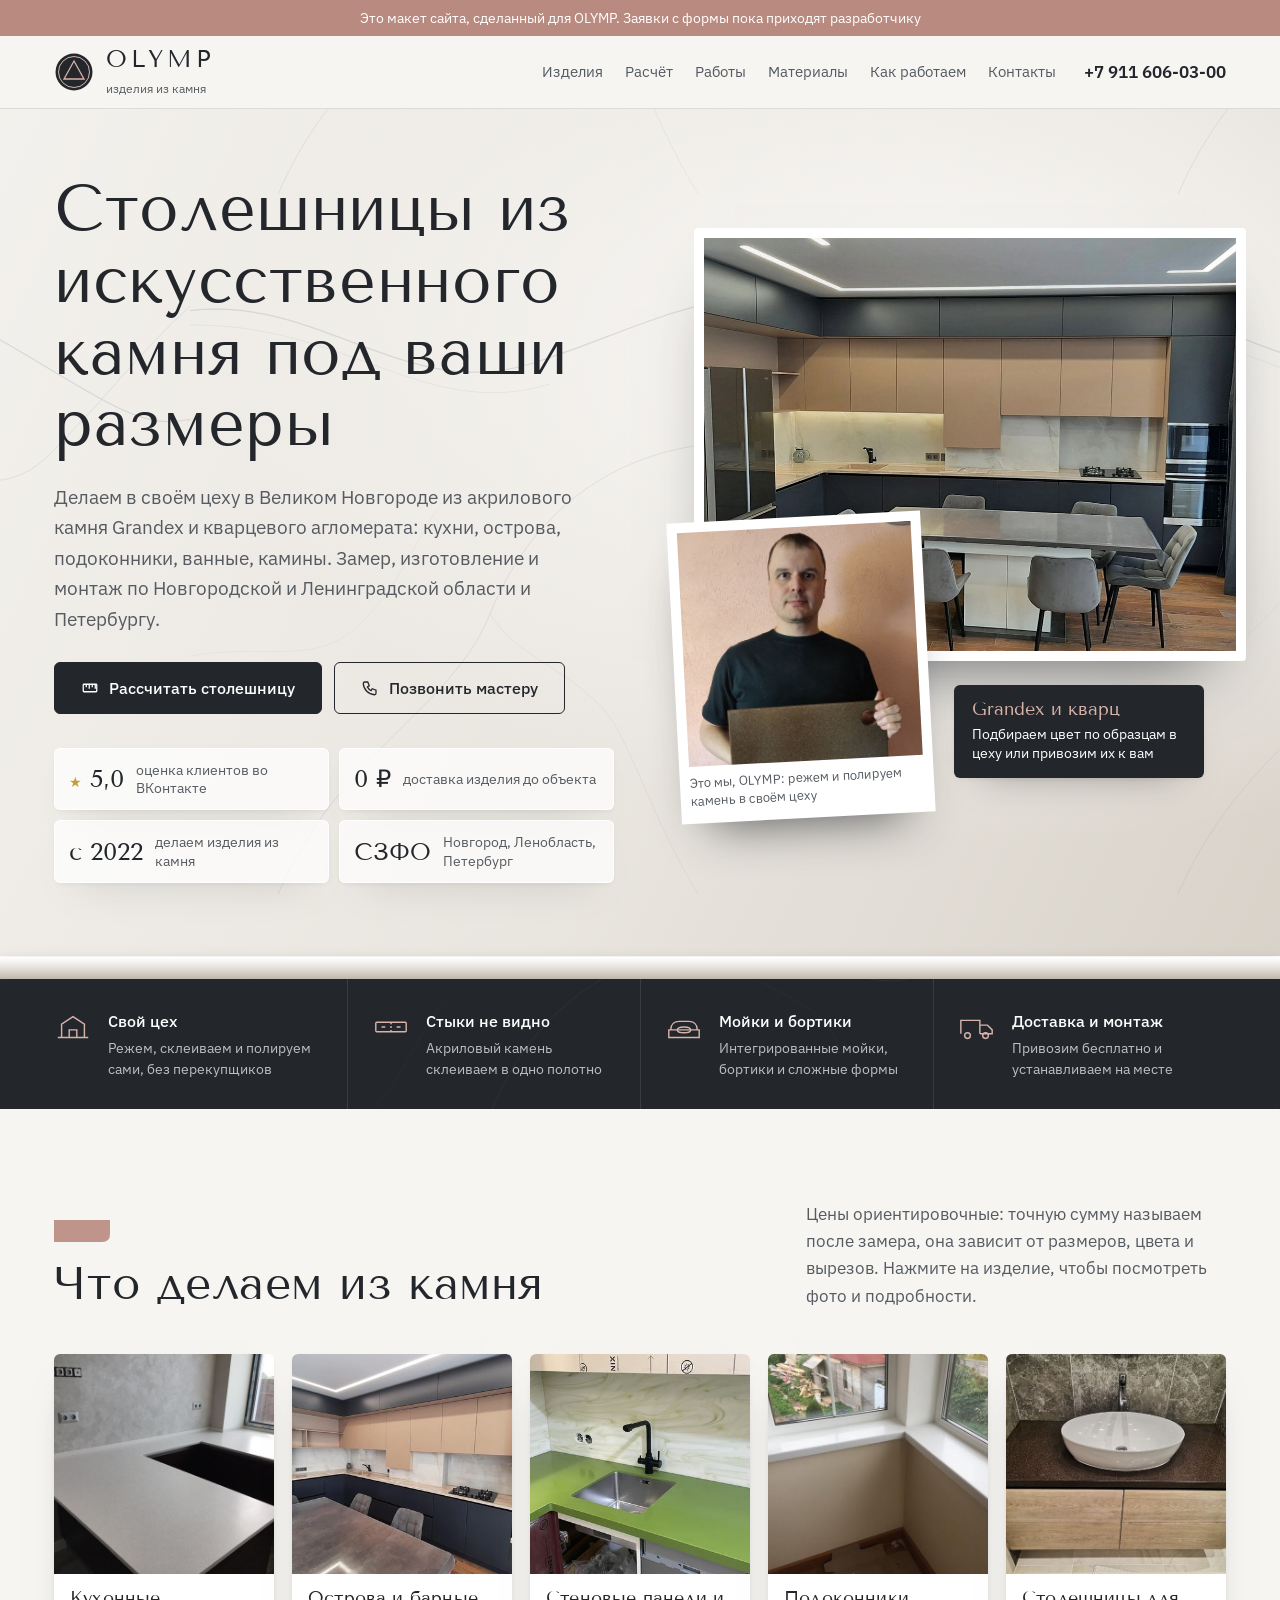
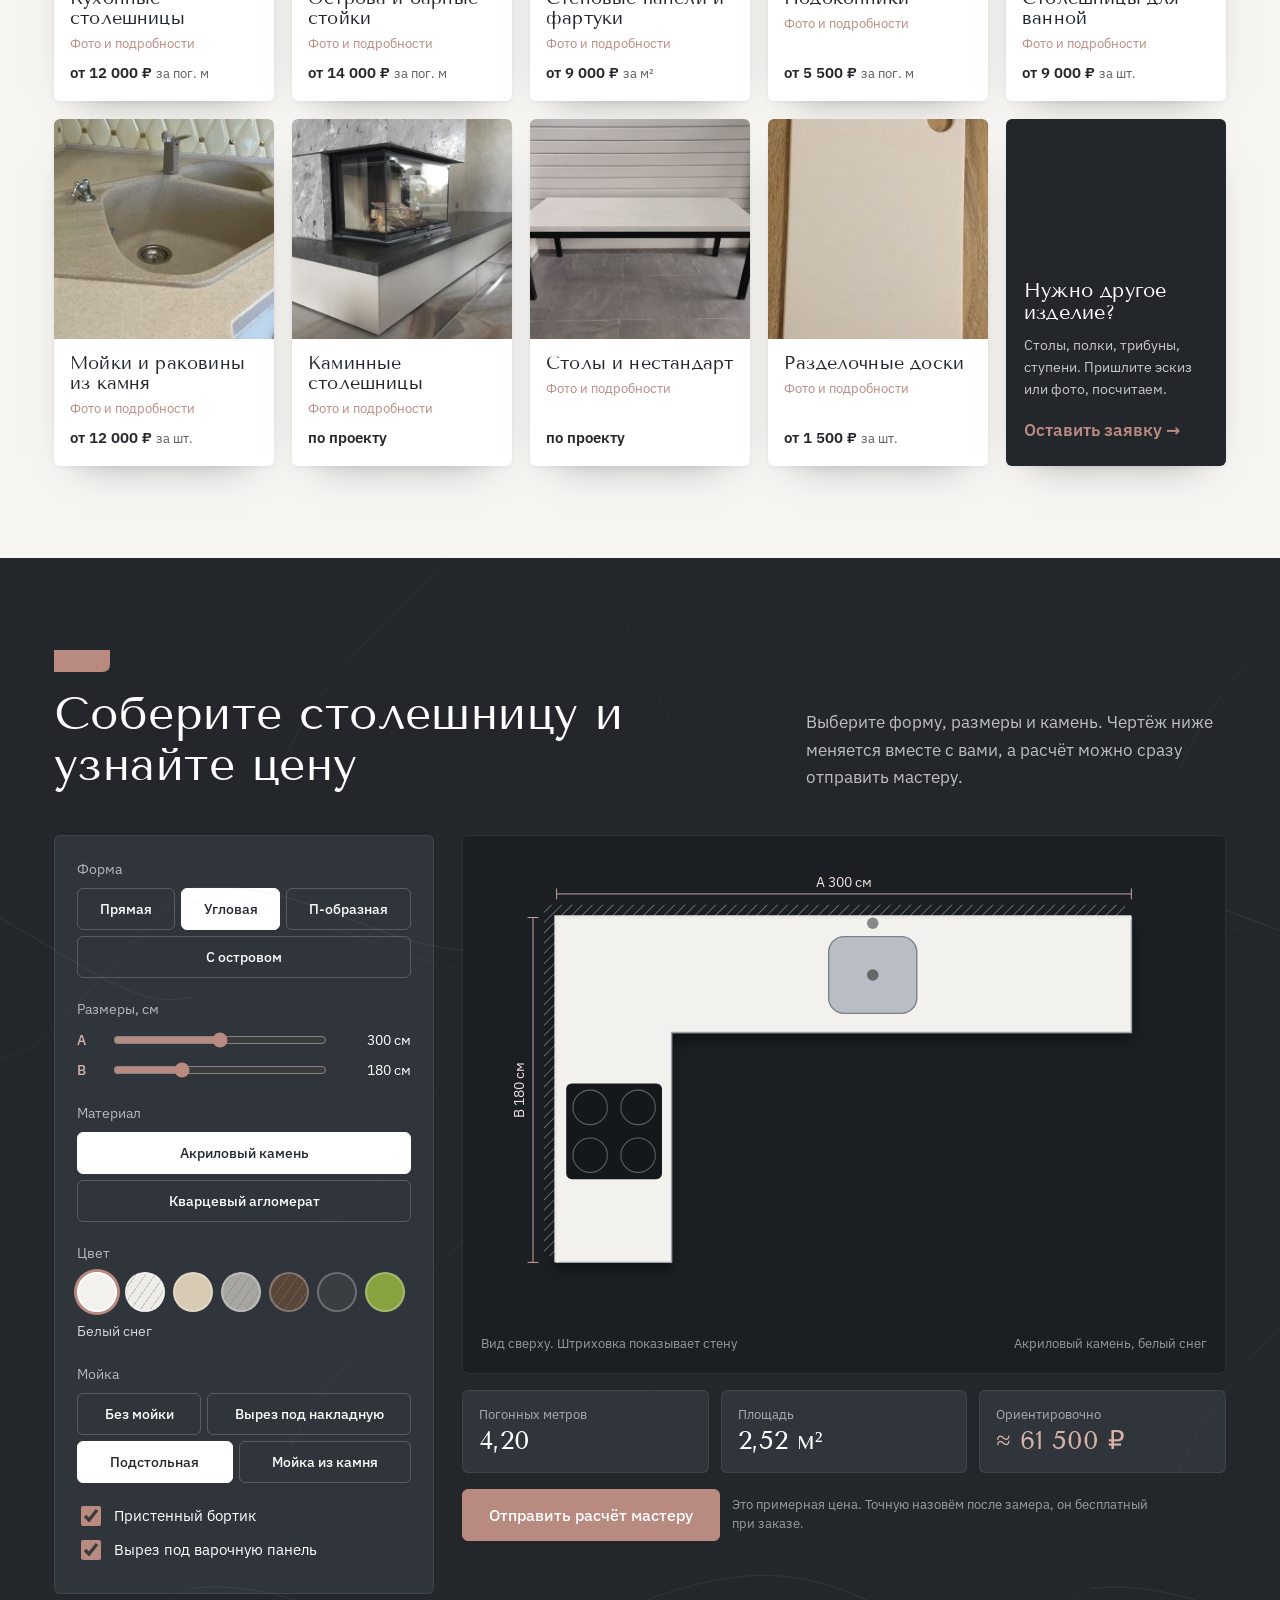
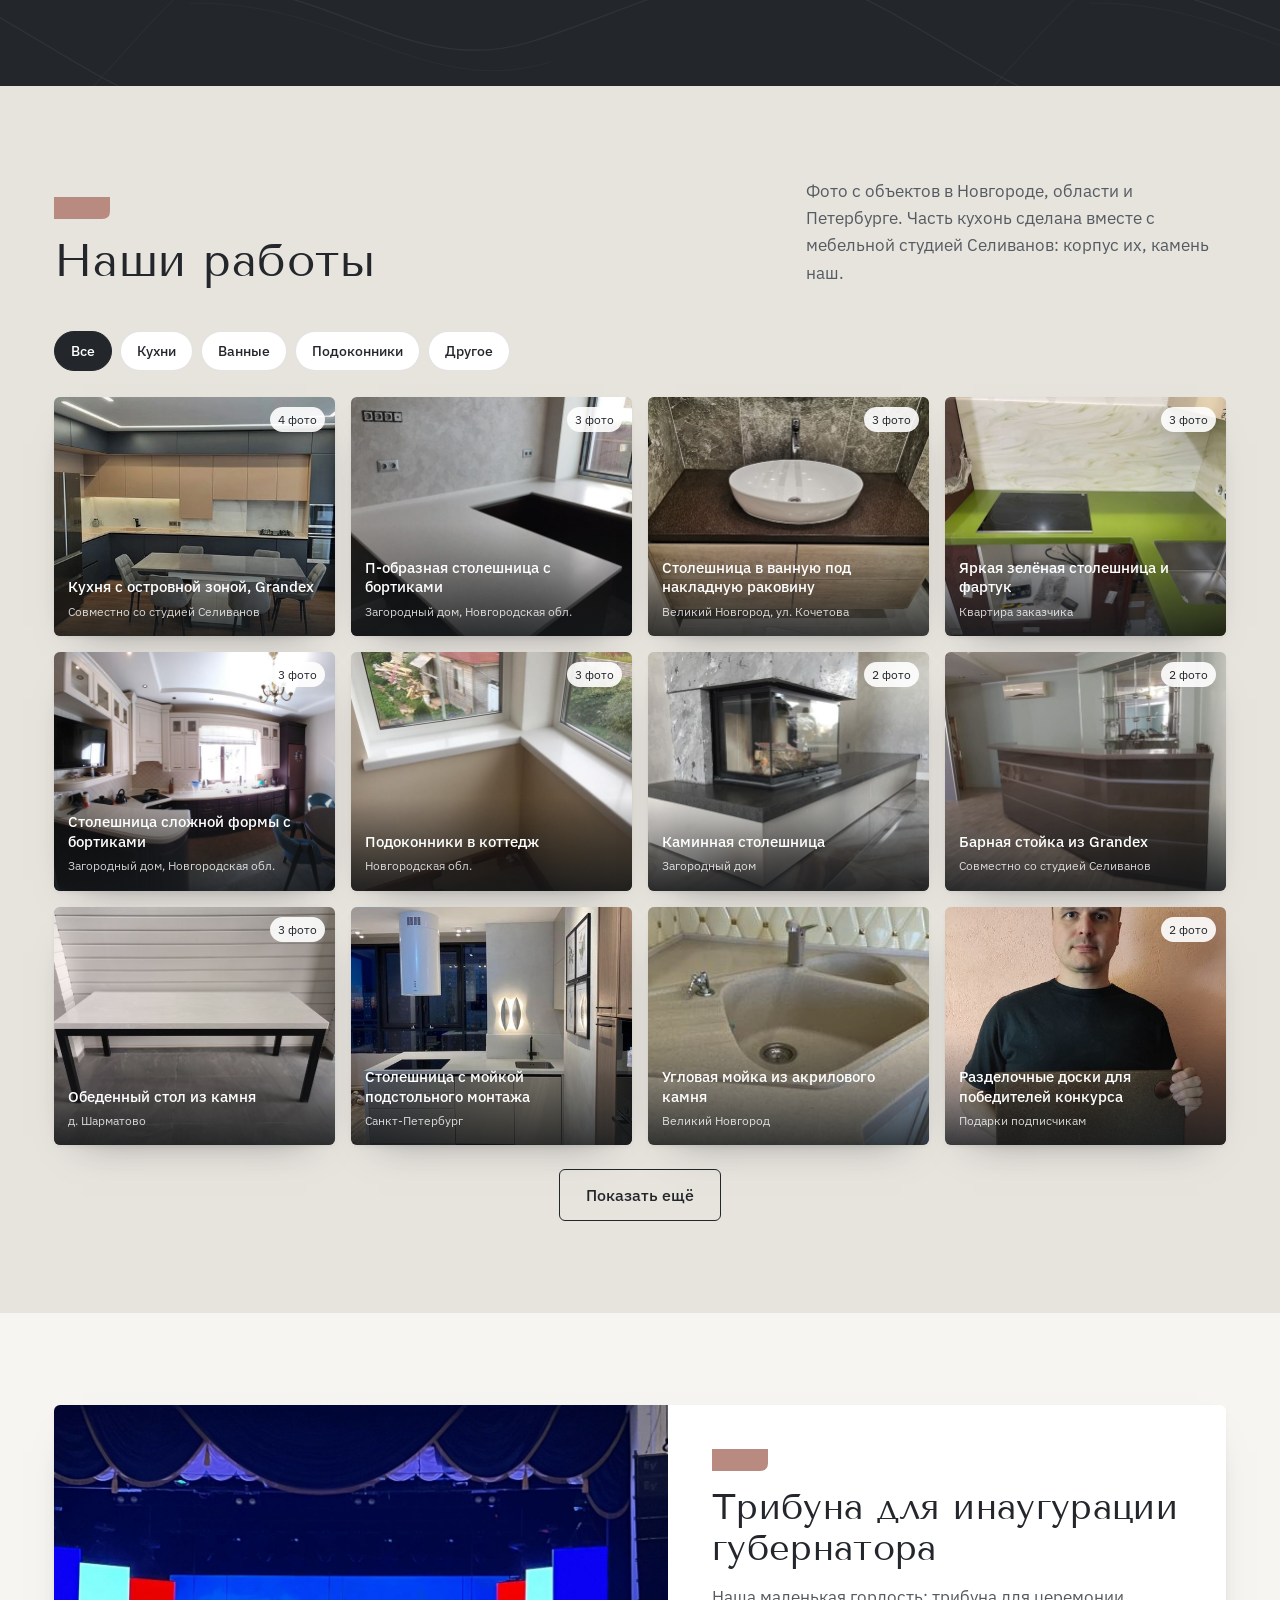
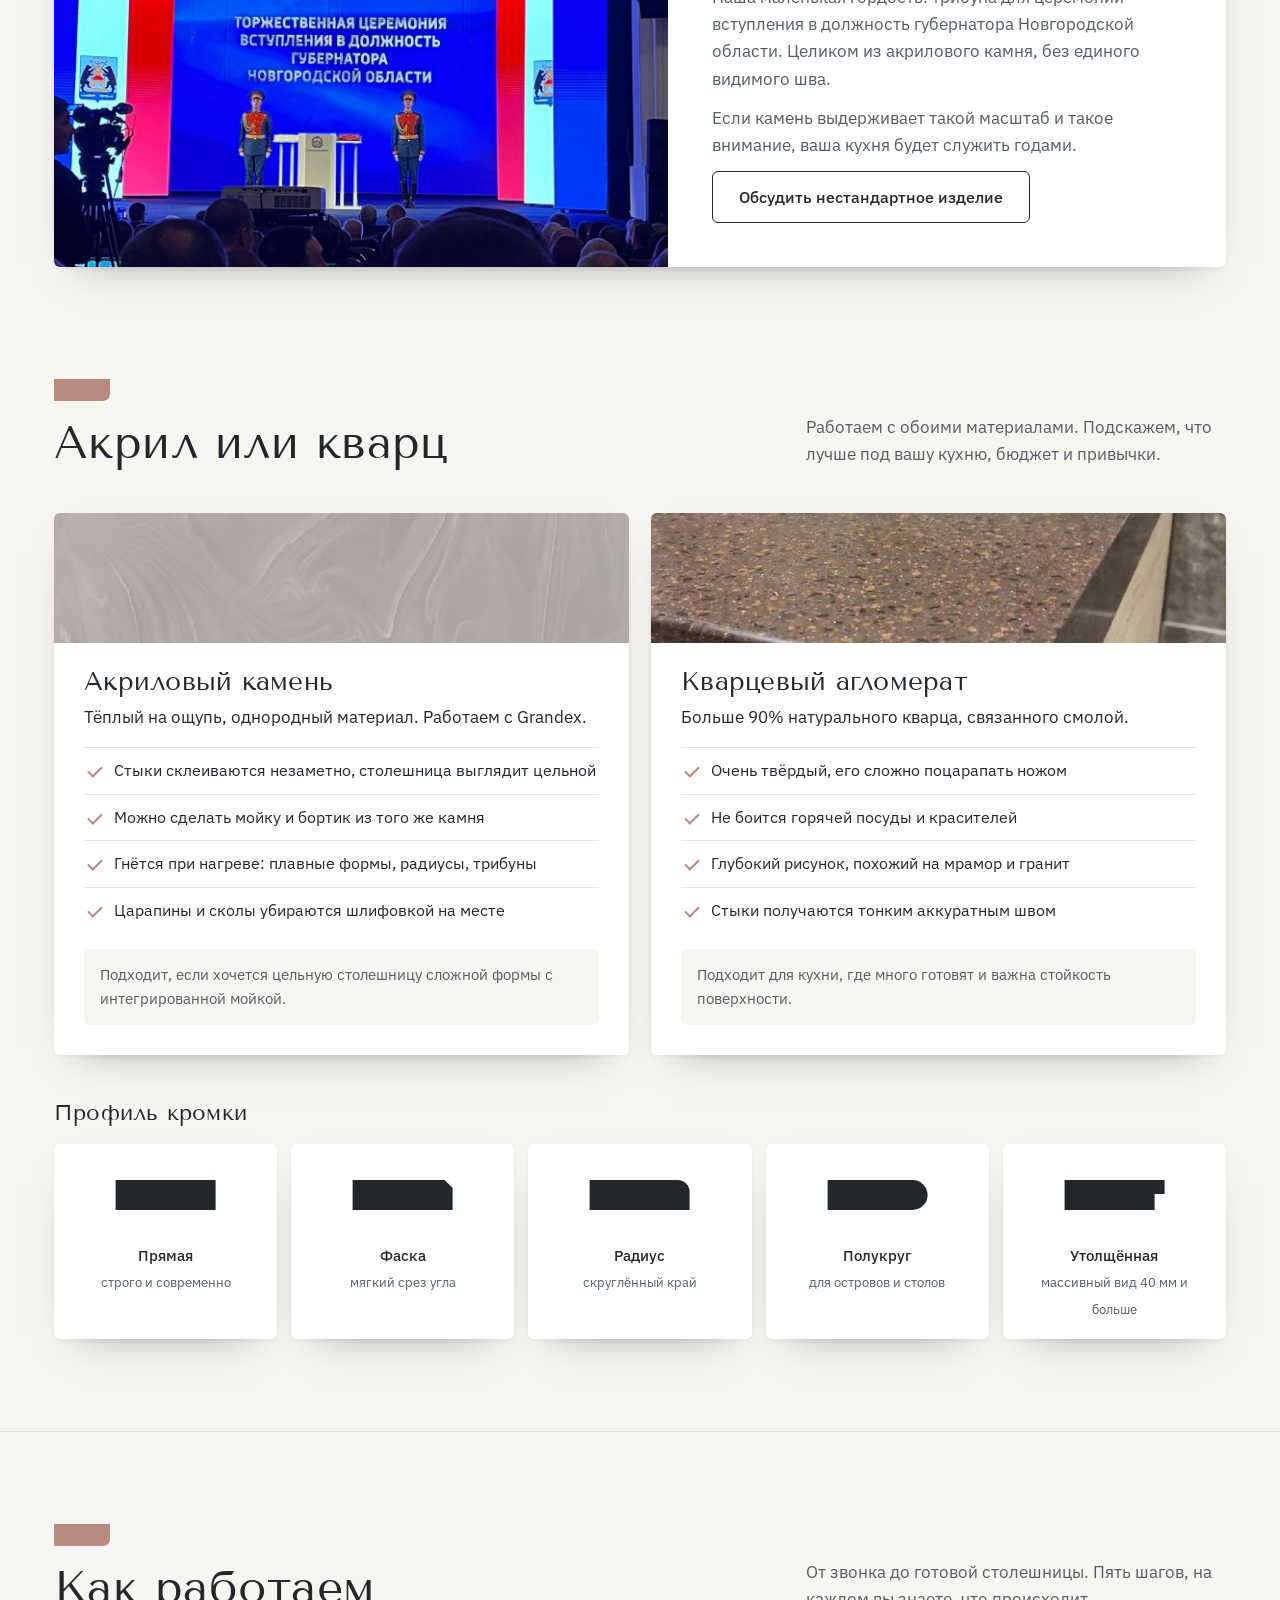
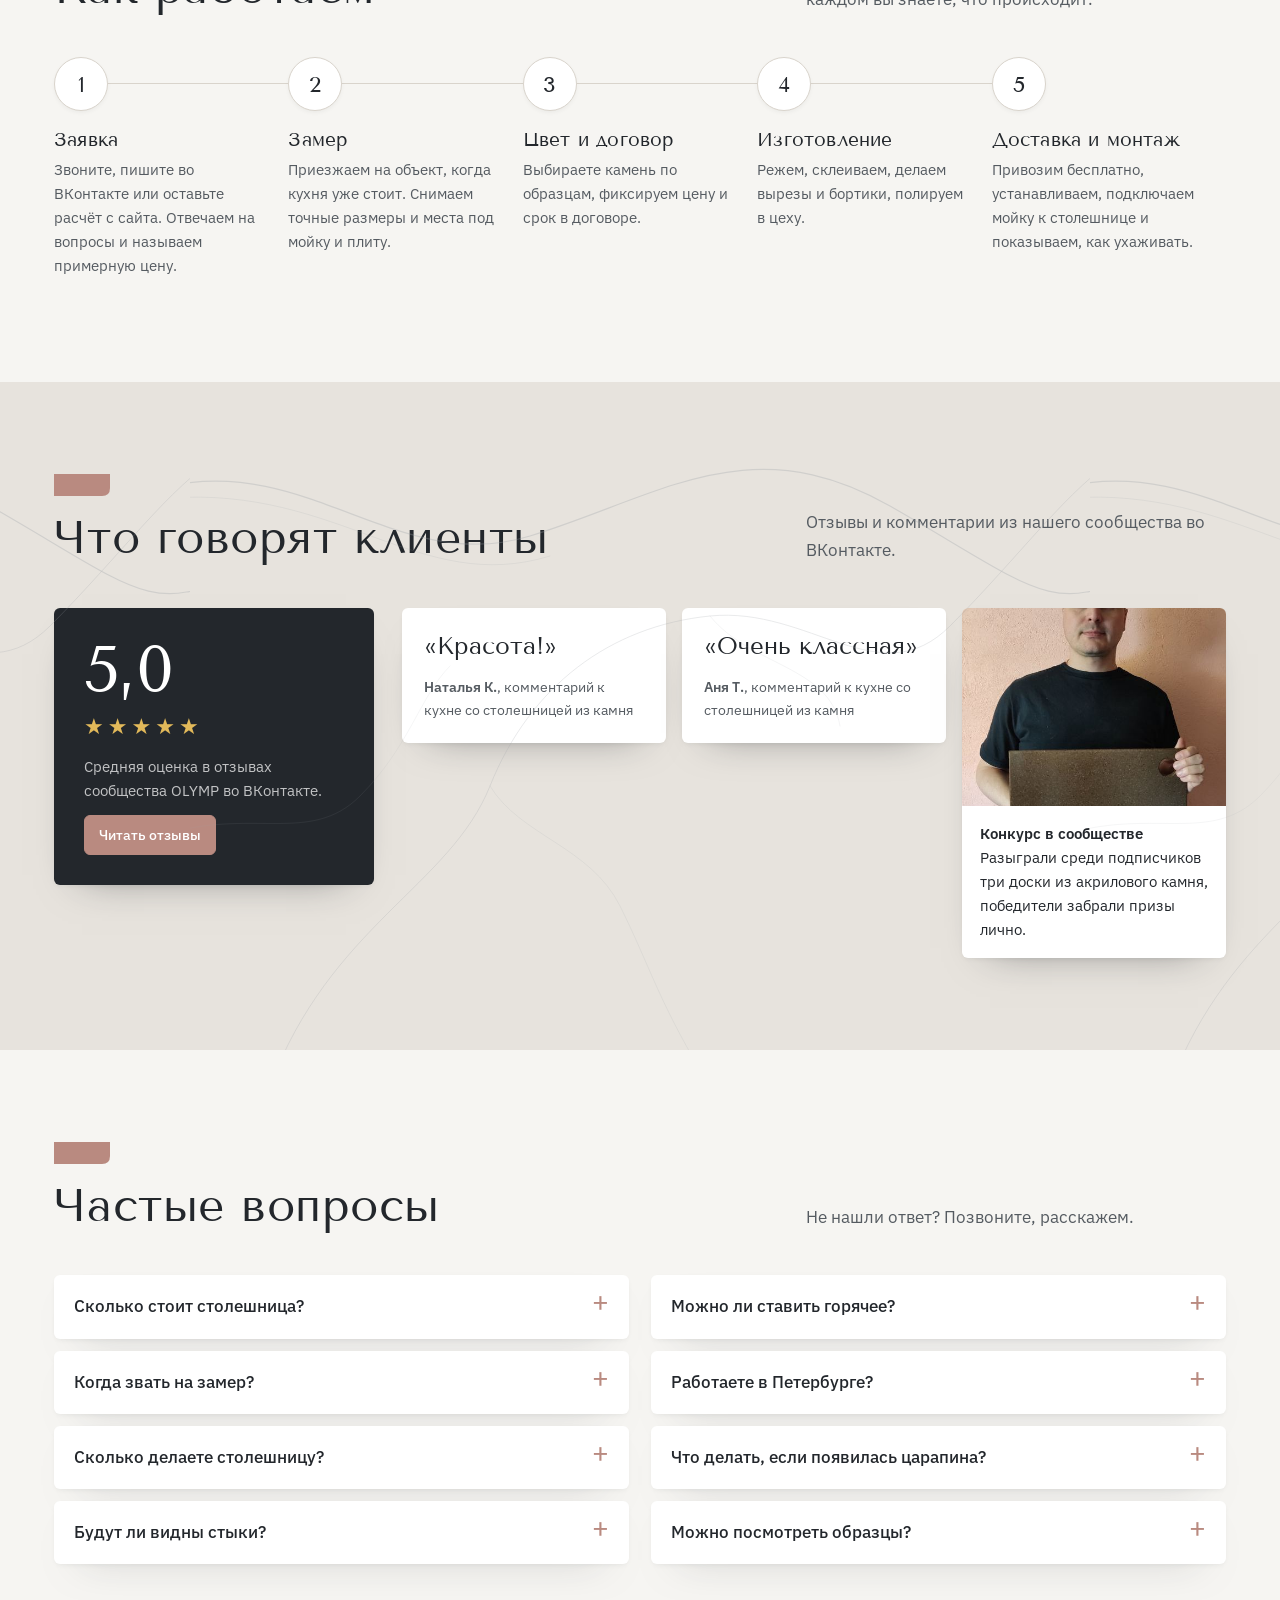
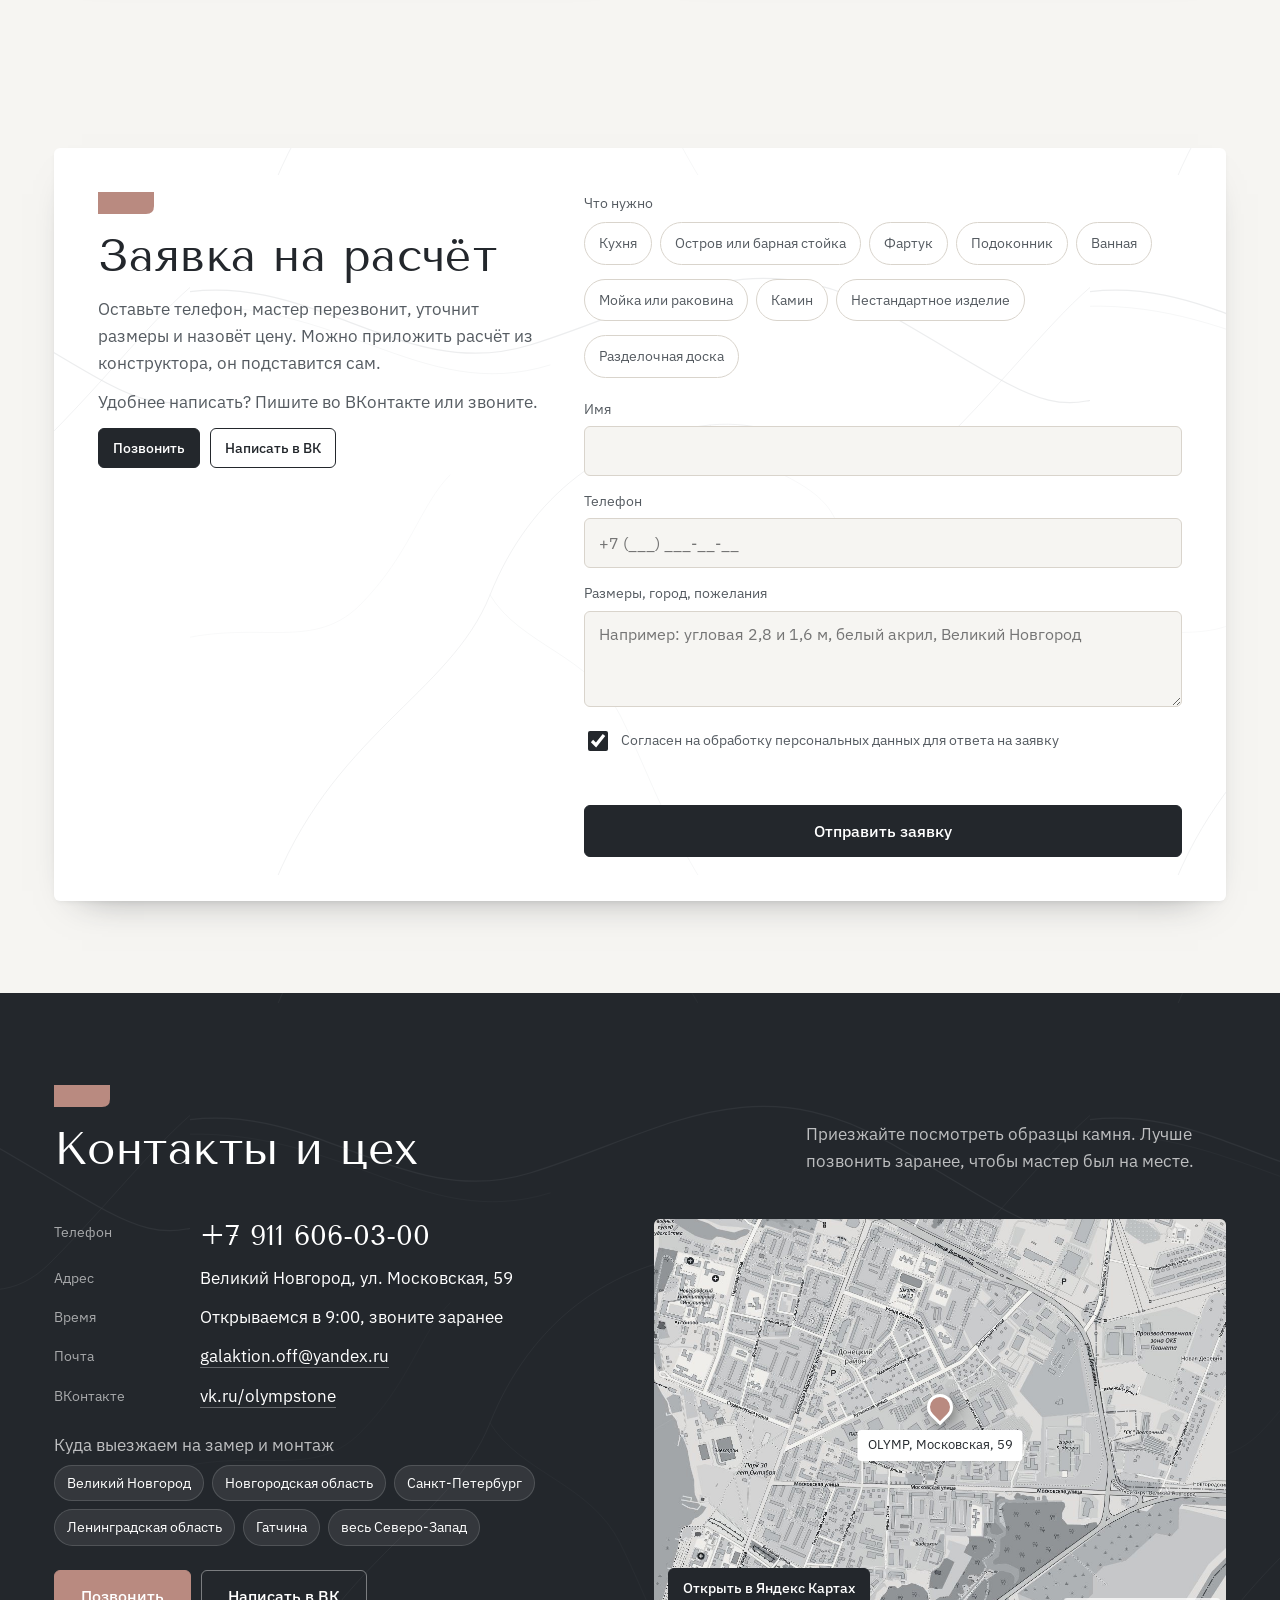
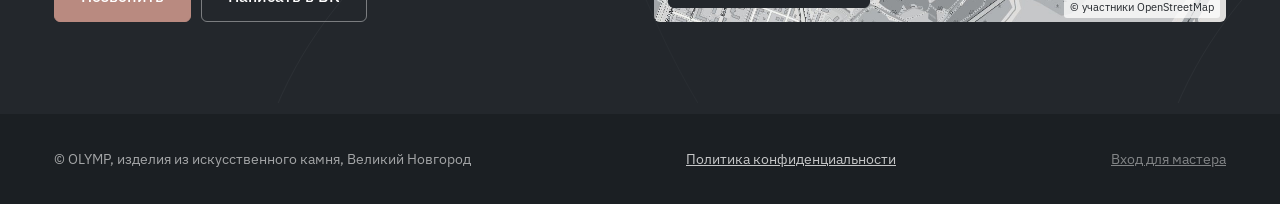
<file: index.html>
<!doctype html>
<html lang="ru">
<head>
<meta charset="utf-8">
<meta name="viewport" content="width=device-width, initial-scale=1">
<meta name="robots" content="noindex, nofollow">
<title>OLYMP: столешницы из искусственного камня в Великом Новгороде</title>
<meta name="description" content="Столешницы, подоконники, раковины и мойки из акрилового камня и кварцевого агломерата. Свой цех в Великом Новгороде, работаем по Новгородской, Ленинградской области и Петербургу.">
<link rel="icon" href="img/icon.png">
<link rel="preload" href="fonts/tenorsans-400-cyrillic.woff2" as="font" type="font/woff2" crossorigin>
<link rel="preload" href="fonts/ibmplexsans-400-cyrillic.woff2" as="font" type="font/woff2" crossorigin>
<link rel="stylesheet" href="fonts/fonts.css">
<script>document.write('<script src="data.js?t=' + Math.floor(Date.now() / 60000) + '"><\/script>');</script>
<style>
:root{
  --slab:#F6F5F2; --stone:#E7E3DD; --stone2:#D9D4CC; --graphite:#23272C; --graphite2:#2F353B;
  --vein:#9AA0A6; --ink:#23272C; --ink2:#555B61; --rose:#B98A80; --rose2:#D7B2A9; --slate:#3D4C55;
  --card:#FFFFFF; --line:rgba(35,39,44,.12);
  --sh:0 18px 40px -28px rgba(35,39,44,.55), 0 2px 6px -3px rgba(35,39,44,.12);
  --r:6px;
}
*{box-sizing:border-box}
html{scroll-behavior:smooth;-webkit-text-size-adjust:100%}
body{margin:0;background:var(--slab);color:var(--ink);font:400 17px/1.6 'IBM Plex Sans',system-ui,sans-serif;overflow-x:hidden}
img{max-width:100%;display:block;height:auto}
a{color:inherit}
h1,h2,h3{font-family:'Tenor Sans',Georgia,serif;font-weight:400;line-height:1.12;margin:0;letter-spacing:.01em}
h2{font-size:clamp(30px,4vw,46px)}
h3{font-size:22px}
p{margin:0 0 12px}
.wrap{max-width:1220px;margin:0 auto;padding:0 24px}
.sec{padding:92px 0;position:relative}
.sec-h{display:grid;grid-template-columns:minmax(0,1fr) minmax(0,420px);gap:24px 60px;align-items:end;margin-bottom:44px}
.sec-h p{color:var(--ink2);margin:0}
.edge{display:block;width:56px;height:22px;margin-bottom:16px;color:var(--rose)}
.btn{display:inline-flex;align-items:center;justify-content:center;gap:10px;min-height:52px;padding:0 26px;border-radius:var(--r);border:1px solid var(--graphite);background:var(--graphite);color:#fff;font:500 16px/1 'IBM Plex Sans',sans-serif;text-decoration:none;cursor:pointer;transition:background .2s,border-color .2s,transform .2s}
.btn:hover{background:var(--slate);border-color:var(--slate)}
.btn.ghost{background:transparent;color:var(--ink)}
.btn.ghost:hover{background:var(--graphite);color:#fff}
.btn.rose{background:var(--rose);border-color:var(--rose);color:#fff}
.btn.rose:hover{background:#a8776d;border-color:#a8776d}
.btn svg{width:18px;height:18px;flex:none}
:focus-visible{outline:2px solid var(--rose);outline-offset:3px}
/* marble veins */
.veins{position:absolute;inset:0;pointer-events:none;background:url("data:image/svg+xml,%3Csvg xmlns='http://www.w3.org/2000/svg' width='900' height='700' viewBox='0 0 900 700' fill='none' stroke='%239AA0A6' stroke-linecap='round'%3E%3Cpath d='M-20 120 C 120 90 210 210 340 170 S 560 60 700 140 S 860 250 940 210' stroke-width='1.2' opacity='.55'/%3E%3Cpath d='M-20 132 C 150 120 230 230 360 190' stroke-width='.6' opacity='.45'/%3E%3Cpath d='M80 720 C 140 560 260 520 300 420 S 420 260 520 250 S 690 330 760 260 S 880 120 930 90' stroke-width='1' opacity='.4'/%3E%3Cpath d='M300 420 C 330 470 400 480 430 540 S 470 640 520 720' stroke-width='.7' opacity='.35'/%3E%3Cpath d='M520 250 C 560 300 640 300 650 360' stroke-width='.5' opacity='.4'/%3E%3Cpath d='M-30 470 C 60 440 120 480 170 430 S 230 330 260 300' stroke-width='.6' opacity='.3'/%3E%3C/svg%3E") center/900px 700px repeat;opacity:.55}
.dark .veins{opacity:.18}

/* mock banner + header */
.mock{background:var(--rose);color:#fff;text-align:center;font-size:14px;padding:7px 12px}
header.top{position:sticky;top:0;z-index:40;background:rgba(246,245,242,.92);backdrop-filter:blur(10px);border-bottom:1px solid var(--line)}
.top .wrap{display:flex;align-items:center;gap:28px;height:72px}
.logo{display:flex;align-items:center;gap:12px;text-decoration:none}
.logo svg{width:40px;height:40px}
.logo b{font:400 24px/1 'Tenor Sans',serif;letter-spacing:.18em}
.logo small{display:block;font-size:12px;color:var(--ink2);letter-spacing:0;margin-top:4px}
nav.menu{display:flex;gap:22px;margin-left:auto}
nav.menu a{text-decoration:none;font-size:15px;color:var(--ink2)}
nav.menu a:hover{color:var(--ink)}
.top .tel{text-decoration:none;font-weight:600;white-space:nowrap}
.burger{display:none;margin-left:auto;width:46px;height:46px;border:1px solid var(--line);background:#fff;border-radius:var(--r);cursor:pointer}
.burger span{display:block;width:20px;height:2px;background:var(--ink);margin:4px auto}

/* hero */
.hero{position:relative;overflow:hidden;background:radial-gradient(ellipse at 78% 30%,#FBFAF8 0%,rgba(251,250,248,0) 55%),linear-gradient(115deg,#F3F1ED 0%,#E9E5DF 55%,#D8D2C9 100%);padding:64px 0 96px}
.hero::after{content:"";position:absolute;left:0;right:0;bottom:0;height:22px;background:linear-gradient(180deg,#FFFFFF 0,#F1EEEA 30%,#D3CDC4 75%,#BDB6AB 100%);box-shadow:0 10px 18px rgba(0,0,0,.35);z-index:2}
.hero::before{content:"";position:absolute;left:0;right:0;bottom:22px;height:1px;background:rgba(255,255,255,.9);z-index:2}
.hero .wrap{position:relative;display:grid;grid-template-columns:minmax(0,1.02fr) minmax(0,1fr);gap:56px;align-items:center}
.hero h1{font-size:clamp(38px,5vw,64px);margin-bottom:22px}
.hero .lead{font-size:19px;color:var(--ink2);max-width:540px;margin-bottom:28px}
.hero .acts{display:flex;flex-wrap:wrap;gap:12px;margin-bottom:34px}
.chips{display:grid;grid-template-columns:repeat(2,minmax(0,1fr));gap:10px;max-width:560px}
.chip{display:flex;gap:12px;align-items:center;background:rgba(255,255,255,.72);border:1px solid rgba(255,255,255,.9);border-radius:var(--r);padding:12px 14px;box-shadow:var(--sh)}
.chip b{font:400 24px/1 'Tenor Sans',serif;white-space:nowrap}
.chip span{font-size:14px;line-height:1.3;color:var(--ink2)}
.chip .star{color:#C79B3B}
.stage{position:relative;min-height:580px}
.stage .main{position:absolute;right:-20px;top:-10px;width:100%;border-radius:4px;overflow:hidden;box-shadow:0 40px 70px -40px rgba(35,39,44,.75);border:10px solid #fff}
.stage .main img{width:100%;aspect-ratio:4/3.1;object-fit:cover}
.stage .sample{position:absolute;left:0;bottom:0;width:46%;background:#fff;padding:10px 10px 14px;box-shadow:0 30px 50px -30px rgba(35,39,44,.8);transform:rotate(-3deg)}
.stage .sample img{aspect-ratio:1;object-fit:cover;width:100%}
.stage .sample figcaption{font-size:13px;color:var(--ink2);margin-top:8px;line-height:1.35}
.stage .tag{position:absolute;right:22px;bottom:40px;background:var(--graphite);color:#fff;padding:14px 18px;border-radius:var(--r);max-width:250px;font-size:14px;line-height:1.4;box-shadow:var(--sh)}
.stage .tag b{display:block;font:400 18px/1.2 'Tenor Sans',serif;margin-bottom:4px;color:var(--rose2)}

/* benefits */
.bens{background:var(--graphite);color:#fff;position:relative;overflow:hidden}
.bens .wrap{display:grid;grid-template-columns:repeat(4,minmax(0,1fr));gap:0}
.ben{padding:30px 24px;border-left:1px solid rgba(255,255,255,.1);display:flex;gap:16px;align-items:flex-start}
.ben:first-child{border-left:0;padding-left:0}
.ben svg{width:38px;height:38px;flex:none;color:var(--rose2)}
.ben b{display:block;font-weight:500;margin-bottom:4px;font-size:16px}
.ben span{font-size:14px;color:rgba(255,255,255,.7);line-height:1.45;display:block}

/* catalog */
.cat{display:grid;grid-template-columns:repeat(5,minmax(0,1fr));gap:18px}
.item{background:var(--card);border-radius:var(--r);overflow:hidden;box-shadow:var(--sh);cursor:pointer;display:flex;flex-direction:column;transition:transform .25s,box-shadow .25s;text-align:left;border:0;padding:0;font:inherit;color:inherit}
.item:hover{transform:translateY(-4px);box-shadow:0 30px 50px -30px rgba(35,39,44,.6)}
.item .ph{aspect-ratio:1/1;overflow:hidden;background:var(--stone)}
.item .ph img{width:100%;height:100%;object-fit:cover}
.item .bd{padding:14px 16px 16px;display:flex;flex-direction:column;gap:6px;flex:1}
.item h3{font-size:18px}
.item .pr{margin-top:auto;font-weight:600;font-size:15px}
.item .pr small{font-weight:400;color:var(--ink2)}
.item .more{font-size:13px;color:var(--rose)}
.cat-note{margin-top:22px;color:var(--ink2);font-size:15px}
.cta-tile{background:var(--ink,#23272c);color:#fff;border-radius:var(--r);box-shadow:var(--sh);display:flex;flex-direction:column;justify-content:flex-end;gap:10px;padding:22px 18px;text-decoration:none;min-height:100%;transition:transform .25s}
.cta-tile:hover{transform:translateY(-4px)}
.cta-tile h3{font-size:20px;color:#fff}
.cta-tile p{font-size:14px;color:rgba(255,255,255,.75);margin:0}
.cta-tile span{margin-top:6px;font-weight:600;color:var(--rose)}

/* constructor */
.calc{background:var(--graphite);color:#fff;overflow:hidden}
.calc .sec-h p{color:rgba(255,255,255,.7)}
.cbox{display:grid;grid-template-columns:minmax(0,380px) minmax(0,1fr);gap:28px;align-items:start}
.panel{background:var(--graphite2);border-radius:var(--r);padding:22px;border:1px solid rgba(255,255,255,.08)}
.grp{margin-bottom:20px}
.grp>span{display:block;font-size:14px;color:rgba(255,255,255,.65);margin-bottom:8px}
.seg{display:flex;flex-wrap:wrap;gap:6px}
.seg button{flex:1 1 auto;min-height:42px;padding:0 12px;border-radius:var(--r);border:1px solid rgba(255,255,255,.2);background:transparent;color:#fff;font:500 14px/1.2 'IBM Plex Sans',sans-serif;cursor:pointer}
.seg button[aria-pressed=true]{background:#fff;color:var(--graphite);border-color:#fff}
.rng{display:grid;grid-template-columns:24px minmax(0,1fr) 76px;gap:10px;align-items:center;margin-bottom:8px;font-size:14px}
.rng b{color:var(--rose2);font-weight:500}
.rng input{width:100%;accent-color:var(--rose)}
.rng output{text-align:right;font-variant-numeric:tabular-nums}
.sw{display:flex;flex-wrap:wrap;gap:8px}
.sw button{width:40px;height:40px;border-radius:50%;border:2px solid rgba(255,255,255,.25);cursor:pointer;padding:0;background-size:cover}
.sw button[aria-pressed=true]{border-color:#fff;box-shadow:0 0 0 3px var(--rose)}
.swn{font-size:14px;margin-top:8px;color:rgba(255,255,255,.8)}
.ck{display:flex;gap:10px;align-items:center;font-size:15px;margin:8px 0;cursor:pointer}
.ck input{width:20px;height:20px;accent-color:var(--rose)}
.draw{background:#1B1F23;border-radius:var(--r);border:1px solid rgba(255,255,255,.08);padding:18px;position:relative}
.draw svg{width:100%;height:auto;display:block}
.draw .cap{display:flex;flex-wrap:wrap;justify-content:space-between;gap:10px;font-size:13px;color:rgba(255,255,255,.55);margin-top:8px}
.sum{display:grid;grid-template-columns:repeat(3,minmax(0,1fr));gap:12px;margin-top:16px}
.sum div{background:var(--graphite2);border-radius:var(--r);padding:14px 16px;border:1px solid rgba(255,255,255,.08)}
.sum span{display:block;font-size:13px;color:rgba(255,255,255,.6)}
.sum b{font:400 26px/1.2 'Tenor Sans',serif}
.sum .tot b{color:var(--rose2)}
.calc-act{display:flex;flex-wrap:wrap;gap:12px;align-items:center;margin-top:16px}
.calc-act small{color:rgba(255,255,255,.55);font-size:13px;max-width:420px;line-height:1.4}

/* works */
.works{background:var(--stone)}
.filt{display:flex;flex-wrap:wrap;gap:8px;margin-bottom:26px}
.filt button{min-height:40px;padding:0 16px;border-radius:40px;border:1px solid var(--line);background:#fff;font:500 14px 'IBM Plex Sans',sans-serif;cursor:pointer;color:var(--ink)}
.filt button[aria-pressed=true]{background:var(--graphite);color:#fff;border-color:var(--graphite)}
.wgrid{display:grid;grid-template-columns:repeat(4,minmax(0,1fr));gap:16px}
.work{position:relative;border-radius:var(--r);overflow:hidden;cursor:pointer;background:#ccc;box-shadow:var(--sh);border:0;padding:0;font:inherit;text-align:left;color:#fff;aspect-ratio:4/3.4;transition:transform .25s}
.work:hover{transform:translateY(-3px)}
.work img{width:100%;height:100%;object-fit:cover}
.work .wc{position:absolute;left:0;right:0;bottom:0;padding:34px 14px 12px;background:linear-gradient(transparent,rgba(20,23,26,.82))}
.work b{display:block;font-weight:500;font-size:15px;line-height:1.3}
.work small{font-size:12px;opacity:.8}
.work .n{position:absolute;top:10px;right:10px;background:rgba(255,255,255,.9);color:var(--ink);font-size:12px;padding:3px 8px;border-radius:20px}
.wmore{margin-top:24px;text-align:center}

/* tribune */
.pride{display:grid;grid-template-columns:minmax(0,1.1fr) minmax(0,1fr);gap:0;background:#fff;border-radius:var(--r);overflow:hidden;box-shadow:var(--sh)}
.pride img{width:100%;height:100%;object-fit:cover;min-height:320px}
.pride .tx{padding:44px}
.pride h2{font-size:clamp(26px,3vw,36px);margin-bottom:16px}
.pride p{color:var(--ink2)}

/* materials */
.mats{display:grid;grid-template-columns:repeat(2,minmax(0,1fr));gap:22px}
.mat{background:#fff;border-radius:var(--r);box-shadow:var(--sh);padding:30px;position:relative;overflow:hidden}
.mat .slab{height:130px;margin:-30px -30px 24px;position:relative;overflow:hidden;box-shadow:inset 0 -10px 14px -10px rgba(0,0,0,.35)}
.mat .slab img{width:100%;height:100%;object-fit:cover}
.mat h3{font-size:26px;margin-bottom:8px}
.mat ul{list-style:none;padding:0;margin:16px 0 0}
.mat li{padding:10px 0 10px 30px;border-top:1px solid var(--line);position:relative;font-size:16px}
.mat li::before{content:"";position:absolute;left:4px;top:18px;width:12px;height:6px;border-left:2px solid var(--rose);border-bottom:2px solid var(--rose);transform:rotate(-45deg)}
.mat .best{margin-top:16px;padding:14px 16px;background:var(--slab);border-radius:var(--r);font-size:15px;color:var(--ink2)}
.edges{margin-top:46px}
.edges h3{margin-bottom:18px}
.egrid{display:grid;grid-template-columns:repeat(5,minmax(0,1fr));gap:14px}
.eg{background:#fff;border-radius:var(--r);padding:16px;text-align:center;box-shadow:var(--sh)}
.eg svg{width:100%;height:70px;color:var(--graphite)}
.eg b{display:block;font-weight:500;font-size:15px;margin-top:6px}
.eg span{font-size:13px;color:var(--ink2)}

/* steps */
.steps{background:var(--slab);border-top:1px solid var(--line)}
.sgrid{display:grid;grid-template-columns:repeat(5,minmax(0,1fr));gap:0;counter-reset:s;position:relative}
.st{padding:0 22px 0 0;position:relative}
.st::before{counter-increment:s;content:counter(s);display:flex;align-items:center;justify-content:center;width:52px;height:52px;border-radius:50%;background:#fff;border:1px solid var(--stone2);font:400 22px 'Tenor Sans',serif;margin-bottom:18px;position:relative;z-index:1;box-shadow:var(--sh)}
.st::after{content:"";position:absolute;top:26px;left:52px;right:0;height:1px;background:var(--stone2)}
.st:last-child::after{display:none}
.st h3{font-size:19px;margin-bottom:8px}
.st p{font-size:15px;color:var(--ink2)}

/* reviews */
.rv{background:var(--stone);overflow:hidden}
.rgrid{display:grid;grid-template-columns:minmax(0,320px) minmax(0,1fr);gap:28px;align-items:start}
.rate{background:var(--graphite);color:#fff;border-radius:var(--r);padding:30px;box-shadow:var(--sh)}
.rate b{font:400 64px/1 'Tenor Sans',serif;display:block}
.rate .stars{color:#E2B95A;font-size:22px;letter-spacing:4px;margin:6px 0 12px}
.rate p{color:rgba(255,255,255,.72);font-size:15px}
.rlist{display:grid;grid-template-columns:repeat(3,minmax(0,1fr));gap:16px;align-items:start}
.r{background:#fff;border-radius:var(--r);padding:22px;box-shadow:var(--sh);display:flex;flex-direction:column}
.r q{font:400 24px/1.35 'Tenor Sans',serif;quotes:"«" "»";margin-bottom:14px}
.r .who{margin-top:auto;font-size:14px;color:var(--ink2)}
.r.photo{padding:0;overflow:hidden}
.r.photo img{aspect-ratio:4/3;object-fit:cover;width:100%}
.r.photo div{padding:16px 18px;font-size:15px}

/* faq */
.fgrid{display:grid;grid-template-columns:minmax(0,1fr) minmax(0,1fr);gap:12px 22px;align-items:start}
.faq details{background:#fff;border-radius:var(--r);box-shadow:var(--sh)}
.faq summary{list-style:none;cursor:pointer;padding:18px 52px 18px 20px;font-weight:500;position:relative}
.faq summary::-webkit-details-marker{display:none}
.faq summary::after{content:"+";position:absolute;right:20px;top:12px;font:300 28px/1 'IBM Plex Sans';color:var(--rose)}
.faq details[open] summary::after{content:"−"}
.faq details p{padding:0 20px 18px;color:var(--ink2);margin:0;font-size:16px}

/* contacts */
.cont{background:var(--graphite);color:#fff;overflow:hidden}
.cgrid{display:grid;grid-template-columns:minmax(0,1fr) minmax(0,1fr);gap:28px}
.map{position:relative;border-radius:var(--r);overflow:hidden;min-height:360px;background:#555}
.map img{width:100%;height:100%;object-fit:cover;position:absolute;inset:0}
.map .pin{position:absolute;left:50%;top:50%;width:26px;height:26px;margin:-26px 0 0 -13px;background:var(--rose);border:3px solid #fff;border-radius:50% 50% 50% 0;transform:rotate(-45deg);box-shadow:0 6px 14px rgba(0,0,0,.4)}
.map .lbl{position:absolute;left:50%;top:50%;transform:translate(-50%,10px);background:#fff;color:var(--ink);font-size:13px;padding:5px 10px;border-radius:4px;white-space:nowrap;box-shadow:var(--sh)}
.map .osm{position:absolute;right:6px;bottom:4px;font-size:11px;color:var(--ink);background:rgba(255,255,255,.75);padding:1px 6px;border-radius:3px}
.map .ya{position:absolute;left:14px;bottom:14px}
.cinfo dl{margin:0 0 22px;display:grid;grid-template-columns:130px minmax(0,1fr);gap:12px 16px}
.cinfo dt{color:rgba(255,255,255,.6);font-size:14px;padding-top:2px}
.cinfo dd{margin:0}
.cinfo dd a{text-decoration:none;border-bottom:1px solid rgba(255,255,255,.3)}
.cinfo .big{font:400 28px/1.2 'Tenor Sans',serif;border:0}
.geo{display:flex;flex-wrap:wrap;gap:8px;margin:6px 0 24px}
.geo span{background:rgba(255,255,255,.08);border:1px solid rgba(255,255,255,.14);padding:6px 12px;border-radius:30px;font-size:14px}
.cacts{display:flex;flex-wrap:wrap;gap:10px}
.cont .btn.ghost{color:#fff;border-color:rgba(255,255,255,.4)}
.cont .btn.ghost:hover{background:#fff;color:var(--ink)}

/* form */
.order{background:var(--slab)}
.fbox{display:grid;grid-template-columns:minmax(0,.85fr) minmax(0,1.15fr);gap:44px;background:#fff;border-radius:var(--r);box-shadow:var(--sh);padding:44px;position:relative;overflow:hidden}
.fbox .side p{color:var(--ink2)}
.fl{display:grid;gap:14px}
.fl label>span{display:block;font-size:14px;color:var(--ink2);margin-bottom:6px}
.fl input:not([type=checkbox]):not([type=radio]),.fl textarea{width:100%;min-height:50px;border:1px solid var(--stone2);border-radius:var(--r);padding:12px 14px;font:400 16px 'IBM Plex Sans',sans-serif;background:var(--slab);color:var(--ink)}
.fl textarea{min-height:96px;resize:vertical}
.opts{display:flex;flex-wrap:wrap;gap:8px}
.opts label{position:relative;cursor:pointer}
.opts input{position:absolute;opacity:0;width:1px;height:1px;left:0;top:0}
.opts span{display:block;padding:9px 14px;border-radius:30px;border:1px solid var(--stone2);font-size:14px;background:#fff}
.opts input:checked+span{background:var(--graphite);color:#fff;border-color:var(--graphite)}
.opts input:focus-visible+span{outline:2px solid var(--rose)}
.consent{display:flex;gap:10px;font-size:14px;color:var(--ink2);align-items:flex-start}
.consent input{width:20px;height:20px;flex:none;margin-top:2px;accent-color:var(--graphite)}
.err{color:#B3261E;font-size:14px;min-height:20px}
.sent{background:#EEF3EE;border-radius:var(--r);padding:16px;color:#25502F;font-weight:500}
.fallback{background:#FBF1EE;border-radius:var(--r);padding:16px;font-size:15px}
.fallback .cacts{margin-top:10px}
.hp{position:absolute;left:-9999px;width:1px;height:1px;overflow:hidden}

footer{background:#1B1F23;color:rgba(255,255,255,.6);font-size:14px;padding:28px 0}
footer .wrap{display:flex;flex-wrap:wrap;gap:14px 28px;align-items:center;justify-content:space-between}
footer a{color:rgba(255,255,255,.75)}
footer button{background:none;border:0;color:rgba(255,255,255,.45);font:inherit;cursor:pointer;text-decoration:underline;padding:6px 0}

/* dialogs */
dialog{border:0;border-radius:var(--r);padding:0;max-width:min(980px,calc(100vw - 24px));width:100%;box-shadow:0 40px 90px rgba(0,0,0,.4);color:var(--ink)}
dialog::backdrop{background:rgba(20,23,26,.72)}
.dx{position:absolute;right:10px;top:10px;width:44px;height:44px;border-radius:50%;border:0;background:rgba(255,255,255,.92);font-size:24px;cursor:pointer;z-index:3;box-shadow:var(--sh)}
.dlg-b{display:grid;grid-template-columns:minmax(0,1.1fr) minmax(0,1fr)}
.dlg-ph{background:#111;display:flex;flex-direction:column}
.dlg-ph .big{width:100%;aspect-ratio:1;object-fit:cover}
.thumbs{display:flex;gap:6px;padding:6px;overflow-x:auto}
.thumbs img{width:64px;height:64px;object-fit:cover;cursor:pointer;opacity:.6;border-radius:3px;flex:none}
.thumbs img.on{opacity:1;outline:2px solid var(--rose)}
.dlg-t{padding:30px}
.dlg-t h3{font-size:28px;margin-bottom:10px}
.dlg-t .pr{font-weight:600;font-size:20px;margin:6px 0 14px}
.dlg-t p{color:var(--ink2);white-space:pre-line}
.dlg-t .btn{margin-top:10px}
.gal{display:flex;overflow-x:auto;scroll-snap-type:x mandatory;background:#111}
.gal img{flex:0 0 100%;width:100%;max-height:78vh;object-fit:contain;scroll-snap-align:center}
.gcap{padding:16px 22px;display:flex;gap:14px;justify-content:space-between;align-items:center;flex-wrap:wrap}
.gnav{display:flex;gap:8px}
.gnav button{width:44px;height:44px;border-radius:50%;border:1px solid var(--line);background:#fff;font-size:20px;cursor:pointer}

/* master mode */
.mbar{position:fixed;left:0;right:0;bottom:0;z-index:100;background:#14171A;color:#fff;display:none;gap:8px;align-items:center;padding:10px 14px;flex-wrap:wrap;box-shadow:0 -10px 30px rgba(0,0,0,.3)}
.ms-on .mbar{display:flex}
.ms-on body{padding-bottom:70px}
.mbar b{font-weight:500;margin-right:auto;font-size:14px}
.mbar button{min-height:40px;padding:0 14px;border-radius:var(--r);border:1px solid rgba(255,255,255,.3);background:transparent;color:#fff;font:500 14px 'IBM Plex Sans';cursor:pointer}
.mbar button.pri{background:#F2CB66;color:#14171A;border-color:#F2CB66}
.ms-on [data-tk]{outline:1.5px dashed rgba(185,138,128,.9);outline-offset:3px;cursor:text}
.ms-on [data-tk]:focus{outline:2px solid #F2CB66;background:rgba(255,255,255,.95);color:var(--ink)}
.ms-on [data-ik]{outline:4px dashed #F2CB66;outline-offset:-4px;cursor:pointer}
.medit{display:none;margin:0 0 18px;min-height:40px;padding:0 16px;border-radius:var(--r);border:0;background:#F2CB66;color:#14171A;font:600 14px 'IBM Plex Sans';cursor:pointer}
.ms-on .medit{display:inline-flex;align-items:center}
.me{max-width:720px}
.me-h{padding:20px 64px 12px 22px;border-bottom:1px solid var(--line)}
.me-h h3{font-size:22px}
.me-h p{font-size:14px;color:var(--ink2);margin:6px 0 0}
.me-b{padding:16px 22px;max-height:66vh;overflow:auto}
.me-f{padding:14px 22px;border-top:1px solid var(--line);display:flex;gap:10px;flex-wrap:wrap;justify-content:flex-end}
.me-row{border:1px solid var(--stone2);border-radius:var(--r);margin-bottom:10px;background:var(--slab)}
.me-row>summary{list-style:none;padding:10px 12px;display:flex;gap:10px;align-items:center;cursor:pointer;font-weight:500}
.me-row>summary::-webkit-details-marker{display:none}
.me-row>summary img{width:44px;height:44px;object-fit:cover;border-radius:4px}
.me-row>summary .t{flex:1;min-width:0;overflow:hidden;text-overflow:ellipsis;white-space:nowrap}
.me-row.off>summary .t{opacity:.45;text-decoration:line-through}
.me-row .ops{display:flex;gap:4px}
.me-row .ops button{width:34px;height:34px;border-radius:4px;border:1px solid var(--stone2);background:#fff;cursor:pointer;font-size:15px}
.me-fl{padding:4px 12px 14px;display:grid;gap:10px}
.me-fl label>span{display:block;font-size:13px;color:var(--ink2);margin-bottom:4px}
.me-fl input:not([type=checkbox]):not([type=file]),.me-fl textarea,.me-fl select{width:100%;min-height:42px;border:1px solid var(--stone2);border-radius:4px;padding:8px 10px;font:400 15px 'IBM Plex Sans';background:#fff}
.me-fl textarea{min-height:80px}
.me-ph{display:flex;flex-wrap:wrap;gap:8px;align-items:center}
.me-ph figure{margin:0;position:relative}
.me-ph img{width:72px;height:72px;object-fit:cover;border-radius:4px}
.me-ph figure button{position:absolute;top:-6px;right:-6px;width:24px;height:24px;border-radius:50%;border:0;background:#B3261E;color:#fff;cursor:pointer;font-size:14px;line-height:1}
.me-ph .add{width:72px;height:72px;border:2px dashed var(--stone2);border-radius:4px;display:flex;align-items:center;justify-content:center;cursor:pointer;font-size:28px;color:var(--ink2);background:#fff}
.btn.sm{min-height:40px;padding:0 14px;font-size:14px}
.toast{position:fixed;left:50%;bottom:84px;transform:translateX(-50%);background:#14171A;color:#fff;padding:12px 18px;border-radius:var(--r);z-index:200;font-size:15px;box-shadow:var(--sh);max-width:calc(100vw - 32px)}

@media (max-width:1100px){
  nav.menu{display:none}
  nav.menu.open{display:flex;position:absolute;top:72px;left:0;right:0;flex-direction:column;background:#fff;padding:12px 24px 20px;gap:0;border-bottom:1px solid var(--line)}
  nav.menu.open a{padding:12px 0;font-size:17px;border-bottom:1px solid var(--line)}
  .burger{display:block}
  .top .tel{margin-left:0}
  .cat{grid-template-columns:repeat(3,minmax(0,1fr))}
  .cta-tile{grid-column:1/-1;min-height:0}
  .wgrid{grid-template-columns:repeat(3,minmax(0,1fr))}
  .sgrid{grid-template-columns:repeat(3,minmax(0,1fr));gap:30px 0}
  .egrid{grid-template-columns:repeat(3,minmax(0,1fr))}
  .rlist{grid-template-columns:repeat(2,minmax(0,1fr))}
}
@media (max-width:900px){
  .sec{padding:64px 0}
  .stage .main{right:0;top:0}
  .hero{padding-bottom:70px}
  .sec-h{grid-template-columns:1fr;margin-bottom:30px}
  .hero{padding:36px 0 56px}
  .hero .wrap{grid-template-columns:1fr;gap:34px}
  .stage{min-height:0;padding-bottom:70px}
  .stage .main{position:relative;width:100%;border-width:6px}
  .stage .sample{width:42%;bottom:0;left:8px}
  .stage .tag{right:8px;bottom:-4px;max-width:52%}
  .bens .wrap{grid-template-columns:repeat(2,minmax(0,1fr))}
  .ben{padding:22px 14px 22px 0;border-left:0;flex-direction:column;gap:10px}
  .ben:nth-child(even){padding-left:14px;border-left:1px solid rgba(255,255,255,.1)}
  .ben:nth-child(n+3){border-top:1px solid rgba(255,255,255,.1)}
  .cbox{grid-template-columns:1fr}
  .pride{grid-template-columns:1fr}
  .pride .tx{padding:26px}
  .mats{grid-template-columns:1fr}
  .rgrid,.cgrid,.fgrid{grid-template-columns:1fr}
  .fbox{grid-template-columns:1fr;padding:26px 20px;gap:22px}
  .dlg-b{display:block}
  .dlg-t{padding:22px}
}
@media (max-width:640px){
  body{font-size:16px}
  .wrap{padding:0 16px}
  .top .wrap{height:64px;gap:12px}
  .logo small{display:none}
  .top .tel{font-size:14px}
  nav.menu.open{top:64px}
  .hero h1{font-size:36px}
  .hero .lead{font-size:17px}
  .hero .acts .btn{flex:1 1 100%}
  .chips{gap:8px}
  .chip{padding:10px;gap:8px;flex-direction:column;align-items:flex-start}
  .chip b{font-size:21px}
  .chip span{font-size:13px}
  .cat{grid-template-columns:repeat(2,minmax(0,1fr));gap:12px}
  .cta-tile{grid-column:auto;padding:16px 14px}
  .cta-tile h3{font-size:17px}
  .item .bd{padding:10px 12px 12px}
  .item h3{font-size:16px}
  .item .pr{font-size:14px}
  .wgrid{grid-template-columns:repeat(2,minmax(0,1fr));gap:10px}
  .work b{font-size:13px}
  .sgrid{grid-template-columns:1fr;gap:22px}
  .st{display:grid;grid-template-columns:52px minmax(0,1fr);gap:0 16px;padding:0}
  .st::before{margin:0;grid-row:span 2}
  .st::after{display:none}
  .egrid{grid-template-columns:repeat(2,minmax(0,1fr))}
  .eg:last-child{grid-column:span 2}
  .rlist{grid-template-columns:1fr}
  .sum{grid-template-columns:1fr 1fr}
  .sum .tot{grid-column:span 2}
  .mat{padding:22px}
  .mat .slab{margin:-22px -22px 20px}
  .cinfo dl{grid-template-columns:1fr;gap:2px}
  .cinfo dd{margin-bottom:12px}
  .map{min-height:280px}
}
@media (prefers-reduced-motion:reduce){*{transition:none!important;scroll-behavior:auto!important}}
</style>
</head>
<body>
<div class="mock" data-nomaster>Это макет сайта, сделанный для OLYMP. Заявки с формы пока приходят разработчику</div>

<header class="top">
  <div class="wrap">
    <a class="logo" href="#top" aria-label="OLYMP, на главную">
      <svg viewBox="0 0 40 40" aria-hidden="true"><circle cx="20" cy="20" r="18.5" fill="#23272C"/><circle cx="20" cy="20" r="15.5" fill="none" stroke="#D7B2A9" stroke-width="1"/><path d="M20 9 L30 27 H10 Z" fill="none" stroke="#D7B2A9" stroke-width="1.3"/></svg>
      <span><b>OLYMP</b><small data-t>изделия из камня</small></span>
    </a>
    <nav class="menu" id="menu">
      <a href="#cat">Изделия</a><a href="#calc">Расчёт</a><a href="#works">Работы</a><a href="#mat">Материалы</a><a href="#steps">Как работаем</a><a href="#cont">Контакты</a>
    </nav>
    <a class="tel" data-l="tel" data-lt href="tel:+79116060300">+7 911 606-03-00</a>
    <button class="burger" id="burger" aria-label="Меню"><span></span><span></span><span></span></button>
  </div>
</header>

<main id="top">
<section class="hero">
  <div class="veins"></div>
  <div class="wrap">
    <div>
      <h1 data-t>Столешницы из искусственного камня под ваши размеры</h1>
      <p class="lead" data-t>Делаем в своём цеху в Великом Новгороде из акрилового камня Grandex и кварцевого агломерата: кухни, острова, подоконники, ванные, камины. Замер, изготовление и монтаж по Новгородской и Ленинградской области и Петербургу.</p>
      <div class="acts">
        <a class="btn" href="#calc"><svg viewBox="0 0 24 24" fill="none" stroke="currentColor" stroke-width="1.7"><rect x="3" y="7" width="18" height="10" rx="1"/><path d="M7 7v4M11 7v6M15 7v4M19 7v6"/></svg><span data-t>Рассчитать столешницу</span></a>
        <a class="btn ghost" data-l="tel" href="tel:+79116060300"><svg viewBox="0 0 24 24" fill="none" stroke="currentColor" stroke-width="1.7"><path d="M5 4h4l2 5-2.5 1.5a11 11 0 0 0 5 5L15 13l5 2v4a2 2 0 0 1-2 2A16 16 0 0 1 3 6a2 2 0 0 1 2-2"/></svg><span data-t>Позвонить мастеру</span></a>
      </div>
      <div class="chips">
        <div class="chip"><b><span class="star">★</span> 5,0</b><span data-t>оценка клиентов во ВКонтакте</span></div>
        <div class="chip"><b data-t>0 ₽</b><span data-t>доставка изделия до объекта</span></div>
        <div class="chip"><b data-t>с 2022</b><span data-t>делаем изделия из камня</span></div>
        <div class="chip"><b data-t>СЗФО</b><span data-t>Новгород, Ленобласть, Петербург</span></div>
      </div>
    </div>
    <div class="stage">
      <figure class="main" style="margin:0"><img data-i src="img/w/kitchen-grandex-1.jpg" alt="Кухня со столешницей из акрилового камня Grandex" width="1400" height="788" fetchpriority="high"></figure>
      <figure class="sample" style="margin:0"><img data-i src="img/w/board-1-s.jpg" alt="Мастер OLYMP с образцом камня" width="480" height="640" style="object-position:50% 20%"><figcaption data-t>Это мы, OLYMP: режем и полируем камень в своём цеху</figcaption></figure>
      <div class="tag"><b data-t>Grandex и кварц</b><span data-t>Подбираем цвет по образцам в цеху или привозим их к вам</span></div>
    </div>
  </div>
</section>

<section class="bens dark" aria-label="Почему мы">
  <div class="veins"></div>
  <div class="wrap">
    <div class="ben"><svg viewBox="0 0 40 40" fill="none" stroke="currentColor" stroke-width="1.5"><path d="M4 30h32M8 30V16l12-8 12 8v14"/><path d="M16 30v-8h8v8"/></svg><div><b data-t>Свой цех</b><span data-t>Режем, склеиваем и полируем сами, без перекупщиков</span></div></div>
    <div class="ben"><svg viewBox="0 0 40 40" fill="none" stroke="currentColor" stroke-width="1.5"><rect x="4" y="14" width="32" height="10" rx="1"/><path d="M20 14v10" stroke-dasharray="2 2"/><path d="M14 19h-4M30 19h-4"/></svg><div><b data-t>Стыки не видно</b><span data-t>Акриловый камень склеиваем в одно полотно</span></div></div>
    <div class="ben"><svg viewBox="0 0 40 40" fill="none" stroke="currentColor" stroke-width="1.5"><path d="M4 22h32v8H4zM6 22c0-6 4-9 9-9h10c5 0 9 3 9 9"/><ellipse cx="20" cy="22" rx="7" ry="3"/></svg><div><b data-t>Мойки и бортики</b><span data-t>Интегрированные мойки, бортики и сложные формы</span></div></div>
    <div class="ben"><svg viewBox="0 0 40 40" fill="none" stroke="currentColor" stroke-width="1.5"><path d="M3 26V12h20v14M23 17h8l5 5v4H23"/><circle cx="10" cy="28" r="3"/><circle cx="29" cy="28" r="3"/></svg><div><b data-t>Доставка и монтаж</b><span data-t>Привозим бесплатно и устанавливаем на месте</span></div></div>
  </div>
</section>

<section class="sec" id="cat">
  <div class="wrap">
    <div class="sec-h">
      <div><svg class="edge" viewBox="0 0 56 22" fill="currentColor"><path d="M0 0h56v14q0 8-8 8H0z" opacity=".9"/></svg><h2 data-t>Что делаем из камня</h2></div>
      <p data-t>Цены ориентировочные: точную сумму называем после замера, она зависит от размеров, цвета и вырезов. Нажмите на изделие, чтобы посмотреть фото и подробности.</p>
    </div>
    <button class="medit" data-me="cat">Изменить изделия и цены</button>
    <div class="cat" id="catL"></div>
  </div>
</section>

<section class="sec calc dark" id="calc">
  <div class="veins"></div>
  <div class="wrap">
    <div class="sec-h">
      <div><svg class="edge" viewBox="0 0 56 22" fill="currentColor"><path d="M0 0h56v14q0 8-8 8H0z"/></svg><h2 data-t>Соберите столешницу и узнайте цену</h2></div>
      <p data-t>Выберите форму, размеры и камень. Чертёж ниже меняется вместе с вами, а расчёт можно сразу отправить мастеру.</p>
    </div>
    <button class="medit" data-me="calc">Изменить цены и цвета</button>
    <div class="cbox">
      <div class="panel">
        <div class="grp"><span>Форма</span><div class="seg" id="cShape"></div></div>
        <div class="grp"><span>Размеры, см</span><div id="cDims"></div></div>
        <div class="grp"><span>Материал</span><div class="seg" id="cMat"></div></div>
        <div class="grp"><span>Цвет</span><div class="sw" id="cCol"></div><div class="swn" id="cColN"></div></div>
        <div class="grp"><span>Мойка</span><div class="seg" id="cSink"></div></div>
        <label class="ck"><input type="checkbox" id="cBort" checked> Пристенный бортик</label>
        <label class="ck"><input type="checkbox" id="cHob" checked> Вырез под варочную панель</label>
      </div>
      <div>
        <div class="draw"><svg id="cSvg" viewBox="0 0 800 520" role="img" aria-label="Чертёж столешницы, вид сверху"></svg>
          <div class="cap"><span>Вид сверху. Штриховка показывает стену</span><span id="cCap"></span></div>
        </div>
        <div class="sum">
          <div><span>Погонных метров</span><b id="sM">0</b></div>
          <div><span>Площадь</span><b id="sA">0</b></div>
          <div class="tot"><span>Ориентировочно</span><b id="sP">0 ₽</b></div>
        </div>
        <div class="calc-act">
          <a class="btn rose" href="#order" id="cSend">Отправить расчёт мастеру</a>
          <small data-t>Это примерная цена. Точную назовём после замера, он бесплатный при заказе.</small>
        </div>
      </div>
    </div>
  </div>
</section>

<section class="sec works" id="works">
  <div class="wrap">
    <div class="sec-h">
      <div><svg class="edge" viewBox="0 0 56 22" fill="currentColor"><path d="M0 0h56v14q0 8-8 8H0z"/></svg><h2 data-t>Наши работы</h2></div>
      <p data-t>Фото с объектов в Новгороде, области и Петербурге. Часть кухонь сделана вместе с мебельной студией Селиванов: корпус их, камень наш.</p>
    </div>
    <button class="medit" data-me="works">Изменить работы</button>
    <div class="filt" id="wF"></div>
    <div class="wgrid" id="wL"></div>
    <div class="wmore"><button class="btn ghost" id="wMore" hidden>Показать ещё</button></div>
  </div>
</section>

<section class="sec" id="pride">
  <div class="wrap">
    <div class="pride">
      <img data-i src="img/w/tribune-1.jpg" alt="Трибуна из акрилового камня на церемонии инаугурации" width="1280" height="960" loading="lazy">
      <div class="tx">
        <svg class="edge" viewBox="0 0 56 22" fill="currentColor"><path d="M0 0h56v14q0 8-8 8H0z"/></svg>
        <h2 data-t>Трибуна для инаугурации губернатора</h2>
        <p data-t>Наша маленькая гордость: трибуна для церемонии вступления в должность губернатора Новгородской области. Целиком из акрилового камня, без единого видимого шва.</p>
        <p data-t>Если камень выдерживает такой масштаб и такое внимание, ваша кухня будет служить годами.</p>
        <a class="btn ghost" href="#order"><span data-t>Обсудить нестандартное изделие</span></a>
      </div>
    </div>
  </div>
</section>

<section class="sec" id="mat" style="padding-top:20px">
  <div class="wrap">
    <div class="sec-h">
      <div><svg class="edge" viewBox="0 0 56 22" fill="currentColor"><path d="M0 0h56v14q0 8-8 8H0z"/></svg><h2 data-t>Акрил или кварц</h2></div>
      <p data-t>Работаем с обоими материалами. Подскажем, что лучше под вашу кухню, бюджет и привычки.</p>
    </div>
    <div class="mats">
      <article class="mat">
        <div class="slab"><img src="img/w/tex-acryl.jpg" alt="" loading="lazy" width="900" height="300"></div>
        <h3 data-t>Акриловый камень</h3>
        <p data-t>Тёплый на ощупь, однородный материал. Работаем с Grandex.</p>
        <ul>
          <li data-t>Стыки склеиваются незаметно, столешница выглядит цельной</li>
          <li data-t>Можно сделать мойку и бортик из того же камня</li>
          <li data-t>Гнётся при нагреве: плавные формы, радиусы, трибуны</li>
          <li data-t>Царапины и сколы убираются шлифовкой на месте</li>
        </ul>
        <div class="best" data-t>Подходит, если хочется цельную столешницу сложной формы с интегрированной мойкой.</div>
      </article>
      <article class="mat">
        <div class="slab"><img src="img/w/tex-quartz.jpg" alt="" loading="lazy" width="900" height="300"></div>
        <h3 data-t>Кварцевый агломерат</h3>
        <p data-t>Больше 90% натурального кварца, связанного смолой.</p>
        <ul>
          <li data-t>Очень твёрдый, его сложно поцарапать ножом</li>
          <li data-t>Не боится горячей посуды и красителей</li>
          <li data-t>Глубокий рисунок, похожий на мрамор и гранит</li>
          <li data-t>Стыки получаются тонким аккуратным швом</li>
        </ul>
        <div class="best" data-t>Подходит для кухни, где много готовят и важна стойкость поверхности.</div>
      </article>
    </div>
    <div class="edges">
      <h3 data-t>Профиль кромки</h3>
      <div class="egrid">
        <div class="eg"><svg viewBox="0 0 120 70"><path d="M10 20h100v30H10z" fill="currentColor"/></svg><b data-t>Прямая</b><span data-t>строго и современно</span></div>
        <div class="eg"><svg viewBox="0 0 120 70"><path d="M10 20h92l8 8v22H10z" fill="currentColor"/></svg><b data-t>Фаска</b><span data-t>мягкий срез угла</span></div>
        <div class="eg"><svg viewBox="0 0 120 70"><path d="M10 20h88a12 12 0 0 1 12 12v18H10z" fill="currentColor"/></svg><b data-t>Радиус</b><span data-t>скруглённый край</span></div>
        <div class="eg"><svg viewBox="0 0 120 70"><path d="M10 20h85a15 15 0 0 1 0 30H10z" fill="currentColor"/></svg><b data-t>Полукруг</b><span data-t>для островов и столов</span></div>
        <div class="eg"><svg viewBox="0 0 120 70"><path d="M10 20h100v14h-10v16H10z" fill="currentColor"/></svg><b data-t>Утолщённая</b><span data-t>массивный вид 40 мм и больше</span></div>
      </div>
    </div>
  </div>
</section>

<section class="sec steps" id="steps">
  <div class="wrap">
    <div class="sec-h">
      <div><svg class="edge" viewBox="0 0 56 22" fill="currentColor"><path d="M0 0h56v14q0 8-8 8H0z"/></svg><h2 data-t>Как работаем</h2></div>
      <p data-t>От звонка до готовой столешницы. Пять шагов, на каждом вы знаете, что происходит.</p>
    </div>
    <div class="sgrid">
      <div class="st"><h3 data-t>Заявка</h3><p data-t>Звоните, пишите во ВКонтакте или оставьте расчёт с сайта. Отвечаем на вопросы и называем примерную цену.</p></div>
      <div class="st"><h3 data-t>Замер</h3><p data-t>Приезжаем на объект, когда кухня уже стоит. Снимаем точные размеры и места под мойку и плиту.</p></div>
      <div class="st"><h3 data-t>Цвет и договор</h3><p data-t>Выбираете камень по образцам, фиксируем цену и срок в договоре.</p></div>
      <div class="st"><h3 data-t>Изготовление</h3><p data-t>Режем, склеиваем, делаем вырезы и бортики, полируем в цеху.</p></div>
      <div class="st"><h3 data-t>Доставка и монтаж</h3><p data-t>Привозим бесплатно, устанавливаем, подключаем мойку к столешнице и показываем, как ухаживать.</p></div>
    </div>
  </div>
</section>

<section class="sec rv" id="rv">
  <div class="veins"></div>
  <div class="wrap">
    <div class="sec-h">
      <div><svg class="edge" viewBox="0 0 56 22" fill="currentColor"><path d="M0 0h56v14q0 8-8 8H0z"/></svg><h2 data-t>Что говорят клиенты</h2></div>
      <p data-t>Отзывы и комментарии из нашего сообщества во ВКонтакте.</p>
    </div>
    <button class="medit" data-me="rv">Изменить отзывы</button>
    <div class="rgrid">
      <div class="rate">
        <b>5,0</b>
        <div class="stars" aria-label="5 из 5">★★★★★</div>
        <p data-t>Средняя оценка в отзывах сообщества OLYMP во ВКонтакте.</p>
        <a class="btn rose sm" data-l="vkrv" href="https://vk.ru/reviews-210062911" target="_blank" rel="noopener"><span data-t>Читать отзывы</span></a>
      </div>
      <div class="rlist" id="rvL"></div>
    </div>
  </div>
</section>

<section class="sec faq" id="faq">
  <div class="wrap">
    <div class="sec-h">
      <div><svg class="edge" viewBox="0 0 56 22" fill="currentColor"><path d="M0 0h56v14q0 8-8 8H0z"/></svg><h2 data-t>Частые вопросы</h2></div>
      <p data-t>Не нашли ответ? Позвоните, расскажем.</p>
    </div>
    <button class="medit" data-me="faq">Изменить вопросы</button>
    <div class="fgrid" id="faqL"></div>
  </div>
</section>

<section class="sec order" id="order">
  <div class="wrap">
    <div class="fbox">
      <div class="veins" style="opacity:.35"></div>
      <div class="side" style="position:relative">
        <svg class="edge" viewBox="0 0 56 22" fill="currentColor"><path d="M0 0h56v14q0 8-8 8H0z"/></svg>
        <h2 data-t style="margin-bottom:14px">Заявка на расчёт</h2>
        <p data-t>Оставьте телефон, мастер перезвонит, уточнит размеры и назовёт цену. Можно приложить расчёт из конструктора, он подставится сам.</p>
        <p data-t>Удобнее написать? Пишите во ВКонтакте или звоните.</p>
        <div class="cacts">
          <a class="btn sm" data-l="tel" href="tel:+79116060300">Позвонить</a>
          <a class="btn ghost sm" data-l="vkm" href="https://vk.me/olympstone" target="_blank" rel="noopener">Написать в ВК</a>
        </div>
      </div>
      <form class="fl" id="form" novalidate style="position:relative">
        <div><span style="display:block;font-size:14px;color:var(--ink2);margin-bottom:8px">Что нужно</span>
          <div class="opts" id="fWhat"></div></div>
        <label><span>Имя</span><input name="name" autocomplete="name" required></label>
        <label><span>Телефон</span><input name="phone" type="tel" autocomplete="tel" inputmode="tel" placeholder="+7 (___) ___-__-__" required></label>
        <label><span>Размеры, город, пожелания</span><textarea name="comment" placeholder="Например: угловая 2,8 и 1,6 м, белый акрил, Великий Новгород"></textarea></label>
        <input class="hp" name="website" tabindex="-1" autocomplete="off" aria-hidden="true">
        <label class="consent"><input type="checkbox" name="consent" checked><span>Согласен на обработку персональных данных для ответа на заявку</span></label>
        <div class="err" id="err" role="alert"></div>
        <button class="btn" id="submit" type="submit">Отправить заявку</button>
        <div class="sent" id="sent" hidden>Спасибо, заявка принята! Мастер перезвонит вам в рабочее время.</div>
        <div class="fallback" id="fallback" hidden>Не получилось отправить заявку. Напишите нам во ВКонтакте или позвоните, ответим быстро.
          <div class="cacts"><a class="btn sm" data-l="tel" href="tel:+79116060300">Позвонить</a><a class="btn ghost sm" data-l="vkm" href="https://vk.me/olympstone" target="_blank" rel="noopener">Написать в ВК</a></div>
        </div>
      </form>
    </div>
  </div>
</section>

<section class="sec cont dark" id="cont">
  <div class="veins"></div>
  <div class="wrap">
    <div class="sec-h">
      <div><svg class="edge" viewBox="0 0 56 22" fill="currentColor"><path d="M0 0h56v14q0 8-8 8H0z"/></svg><h2 data-t>Контакты и цех</h2></div>
      <p data-t style="color:rgba(255,255,255,.7)">Приезжайте посмотреть образцы камня. Лучше позвонить заранее, чтобы мастер был на месте.</p>
    </div>
    <button class="medit" data-me="lk">Изменить контакты</button>
    <div class="cgrid">
      <div class="cinfo">
        <dl>
          <dt>Телефон</dt><dd><a class="big" data-l="tel" data-lt href="tel:+79116060300">+7 911 606-03-00</a></dd>
          <dt>Адрес</dt><dd data-l="addr">Великий Новгород, ул. Московская, 59</dd>
          <dt>Время</dt><dd data-l="hours">Открываемся в 9:00, звоните заранее</dd>
          <dt>Почта</dt><dd><a data-l="mail" data-lt href="mailto:galaktion.off@yandex.ru">galaktion.off@yandex.ru</a></dd>
          <dt>ВКонтакте</dt><dd><a data-l="vk" href="https://vk.ru/olympstone" target="_blank" rel="noopener">vk.ru/olympstone</a></dd>
        </dl>
        <p style="color:rgba(255,255,255,.7);margin-bottom:6px" data-t>Куда выезжаем на замер и монтаж</p>
        <div class="geo"><span data-t>Великий Новгород</span><span data-t>Новгородская область</span><span data-t>Санкт-Петербург</span><span data-t>Ленинградская область</span><span data-t>Гатчина</span><span data-t>весь Северо-Запад</span></div>
        <div class="cacts">
          <a class="btn rose" data-l="tel" href="tel:+79116060300">Позвонить</a>
          <a class="btn ghost" data-l="vkm" href="https://vk.me/olympstone" target="_blank" rel="noopener">Написать в ВК</a>
        </div>
      </div>
      <div class="map">
        <img src="img/map.jpg" alt="Карта: Великий Новгород, улица Московская, 59" width="1200" height="800" loading="lazy">
        <span class="pin"></span><span class="lbl">OLYMP, Московская, 59</span>
        <a class="btn sm ya" data-l="map" href="https://yandex.ru/maps/?pt=31.311758,58.536143&z=16&l=map" target="_blank" rel="noopener">Открыть в Яндекс Картах</a>
        <span class="osm">© участники OpenStreetMap</span>
      </div>
    </div>
  </div>
</section>
</main>

<footer>
  <div class="wrap">
    <span>© OLYMP, изделия из искусственного камня, Великий Новгород</span>
    <a href="privacy.html">Политика конфиденциальности</a>
    <button id="mEnter" type="button">Вход для мастера</button>
  </div>
</footer>

<dialog id="dItem"><button class="dx" data-close aria-label="Закрыть">×</button><div id="dItemB"></div></dialog>
<dialog id="dWork"><button class="dx" data-close aria-label="Закрыть">×</button><div id="dWorkB"></div></dialog>
<dialog id="dMaster" class="me"><button class="dx" data-close aria-label="Закрыть">×</button><div id="dMasterB"></div></dialog>
<div class="mbar" id="mbar"><b id="mInfo">Режим мастера</b><button data-me="cat">Изделия</button><button data-me="works">Работы</button><button data-me="calc">Цены расчёта</button><button data-me="lk">Контакты</button><button data-me="more">Ещё</button><button class="pri" id="mSave">Сохранить</button><button id="mExit">Выйти</button></div>

<script>
(() => {
"use strict";
const $ = id => document.getElementById(id);
const esc = s => String(s == null ? "" : s).replace(/[&<>"]/g, c => ({"&": "&amp;", "<": "&lt;", ">": "&gt;", '"': "&quot;"}[c]));
const fmt = n => Math.round(n).toLocaleString("ru-RU").replace(/,/g, " ");

/* ---------- defaults (данные по умолчанию; правки мастера лежат в data.js) ---------- */
const DEF = {
  v: 1,
  cat: [
    {id: "kitchen", t: "Кухонные столешницы", d: "Прямые, угловые и П-образные столешницы из акрила и кварца. Вырезы под мойку и варочную, бортики, подсветка под навесными шкафами по желанию.", p: "от 12 000 ₽", u: "за пог. м", img: ["img/w/u-1.jpg", "img/w/u-2.jpg", "img/w/russa-1.jpg"], k: "Кухня"},
    {id: "island", t: "Острова и барные стойки", d: "Столешницы для островов и барных стоек, с выносом под стулья и скруглёнными углами.", p: "от 14 000 ₽", u: "за пог. м", img: ["img/w/kitchen-grandex-3.jpg", "img/w/kitchen-grandex-2.jpg", "img/w/bar-1.jpg", "img/w/bar-2.jpg"], k: "Остров или барная стойка"},
    {id: "wall", t: "Стеновые панели и фартуки", d: "Фартук из того же камня, что и столешница: без швов плитки, легко моется.", p: "от 9 000 ₽", u: "за м²", img: ["img/w/green-2.jpg", "img/w/green-3.jpg"], k: "Фартук"},
    {id: "sill", t: "Подоконники", d: "Подоконники любой длины и формы, в том числе для эркеров и угловых окон. Тёплые на ощупь, не желтеют.", p: "от 5 500 ₽", u: "за пог. м", img: ["img/w/sill-3.jpg", "img/w/sill-2.jpg", "img/w/sill-1.jpg"], k: "Подоконник"},
    {id: "bath", t: "Столешницы для ванной", d: "Столешницы под накладные и встроенные раковины, с вырезами под смеситель.", p: "от 9 000 ₽", u: "за шт.", img: ["img/w/bath-1.jpg", "img/w/bath-2.jpg", "img/w/bath-3.jpg"], k: "Ванная"},
    {id: "sink", t: "Мойки и раковины из камня", d: "Мойки и раковины из акрилового камня, вклеенные в столешницу без зазоров: грязи негде скапливаться.", p: "от 12 000 ₽", u: "за шт.", img: ["img/w/sink-cover.jpg", "img/w/spb-1.jpg"], k: "Мойка или раковина"},
    {id: "fire", t: "Каминные столешницы", d: "Облицовка и полки для каминов из камня, устойчивые к нагреву.", p: "по проекту", u: "", img: ["img/w/fire-1.jpg", "img/w/fire-2.jpg"], k: "Камин"},
    {id: "table", t: "Столы и нестандарт", d: "Обеденные столы, ресепшены, трибуны и всё, что можно сделать из камня по вашему эскизу.", p: "по проекту", u: "", img: ["img/w/table-1.jpg", "img/w/table-3.jpg", "img/w/tribune-1.jpg"], k: "Нестандартное изделие"},
    {id: "board", t: "Разделочные доски", d: "Доски из акрилового камня: не впитывают запахи, легко моются. Хороший подарок.", p: "от 1 500 ₽", u: "за шт.", img: ["img/w/board-2.jpg", "img/w/board-1.jpg"], k: "Разделочная доска"}
  ],
  works: [
    {t: "Кухня с островной зоной, Grandex", g: "Кухни", pl: "Совместно со студией Селиванов", img: ["img/w/kitchen-grandex-1.jpg", "img/w/kitchen-grandex-2.jpg", "img/w/kitchen-grandex-3.jpg", "img/w/kitchen-grandex-4.jpg"]},
    {t: "П-образная столешница с бортиками", g: "Кухни", pl: "Загородный дом, Новгородская обл.", img: ["img/w/u-1.jpg", "img/w/u-2.jpg", "img/w/u-3.jpg"]},
    {t: "Столешница в ванную под накладную раковину", g: "Ванные", pl: "Великий Новгород, ул. Кочетова", img: ["img/w/bath-1.jpg", "img/w/bath-2.jpg", "img/w/bath-3.jpg"]},
    {t: "Яркая зелёная столешница и фартук", g: "Кухни", pl: "Квартира заказчика", img: ["img/w/green-1.jpg", "img/w/green-2.jpg", "img/w/green-3.jpg"]},
    {t: "Столешница сложной формы с бортиками", g: "Кухни", pl: "Загородный дом, Новгородская обл.", img: ["img/w/russa-1.jpg", "img/w/russa-2.jpg", "img/w/russa-3.jpg"]},
    {t: "Подоконники в коттедж", g: "Подоконники", pl: "Новгородская обл.", img: ["img/w/sill-3.jpg", "img/w/sill-2.jpg", "img/w/sill-1.jpg"]},
    {t: "Каминная столешница", g: "Другое", pl: "Загородный дом", img: ["img/w/fire-1.jpg", "img/w/fire-2.jpg"]},
    {t: "Барная стойка из Grandex", g: "Кухни", pl: "Совместно со студией Селиванов", img: ["img/w/bar-1.jpg", "img/w/bar-2.jpg"]},
    {t: "Обеденный стол из камня", g: "Другое", pl: "д. Шарматово", img: ["img/w/table-1.jpg", "img/w/table-2.jpg", "img/w/table-3.jpg"]},
    {t: "Столешница с мойкой подстольного монтажа", g: "Кухни", pl: "Санкт-Петербург", img: ["img/w/spb-1.jpg"]},
    {t: "Угловая мойка из акрилового камня", g: "Кухни", pl: "Великий Новгород", img: ["img/w/sink-cover.jpg"]},
    {t: "Разделочные доски для победителей конкурса", g: "Другое", pl: "Подарки подписчикам", img: ["img/w/board-1.jpg", "img/w/board-2.jpg"]}
  ],
  rv: [
    {t: "Красота!", n: "Наталья К.", s: "комментарий к кухне со столешницей из камня"},
    {t: "Очень классная", n: "Аня Т.", s: "комментарий к кухне со столешницей из камня"},
    {t: "Разыграли среди подписчиков три доски из акрилового камня, победители забрали призы лично.", n: "Конкурс в сообществе", s: "", img: "img/w/board-1.jpg"}
  ],
  faq: [
    {q: "Сколько стоит столешница?", a: "Зависит от длины, формы, материала и вырезов. Примерную цену покажет конструктор на сайте, точную назовём после замера."},
    {q: "Когда звать на замер?", a: "Когда кухонные шкафы уже установлены и выставлены по уровню. Так размеры будут точными."},
    {q: "Сколько делаете столешницу?", a: "Срок называем при заказе, он зависит от сложности изделия и наличия выбранного цвета. Фиксируем его в договоре."},
    {q: "Будут ли видны стыки?", a: "У акрилового камня стыки склеиваются и шлифуются, их почти не видно. У кварца остаётся тонкий аккуратный шов."},
    {q: "Можно ли ставить горячее?", a: "Кварц переносит горячую посуду хорошо. На акриловый камень лучше ставить горячее через подставку."},
    {q: "Работаете в Петербурге?", a: "Да, выезжаем в Петербург и Ленинградскую область, а также по всей Новгородской области. Доставка изделия бесплатная."},
    {q: "Что делать, если появилась царапина?", a: "Мелкие царапины на акриле убираются шлифовкой. Подскажем, как ухаживать, или приедем и отполируем."},
    {q: "Можно посмотреть образцы?", a: "Да, приезжайте в цех на улицу Московскую, 59, или попросите привезти образцы на замер."}
  ],
  calc: {
    mat: [{n: "Акриловый камень", r: 12000}, {n: "Кварцевый агломерат", r: 22000}],
    sink: [{n: "Без мойки", r: 0}, {n: "Вырез под накладную", r: 1500}, {n: "Подстольная", r: 3500}, {n: "Мойка из камня", r: 14000}],
    bort: 1500, hob: 1500, isl: 1.5,
    col: [{n: "Белый снег", c: "#F2F1EE", v: 0}, {n: "Белый мрамор", c: "#EEECE8", v: 1}, {n: "Песок", c: "#D8CBB4", v: 0}, {n: "Бетон", c: "#A7A6A2", v: 1}, {n: "Коричневый гранит", c: "#5A4639", v: 1}, {n: "Графит", c: "#3A3D41", v: 0}, {n: "Оливка", c: "#86A33F", v: 0}]
  },
  lk: {tel: "+7 911 606-03-00", mail: "galaktion.off@yandex.ru", vk: "https://vk.ru/olympstone", vkm: "https://vk.me/olympstone", vkrv: "https://vk.ru/reviews-210062911", addr: "Великий Новгород, ул. Московская, 59", hours: "Открываемся в 9:00, звоните заранее", map: "https://yandex.ru/maps/?pt=31.311758,58.536143&z=16&l=map"},
  tx: {}, im: {}
};
const clone = o => JSON.parse(JSON.stringify(o));
const SD = window.SITE_DATA && window.SITE_DATA.v === 1 ? window.SITE_DATA : null;
let D = Object.assign(clone(DEF), SD ? clone(SD) : {});
D.calc = Object.assign(clone(DEF.calc), D.calc || {}); D.lk = Object.assign(clone(DEF.lk), D.lk || {});
let REV = SD ? +(SD.rev || 0) : 0;
// своя только что сохранённая версия, пока GitHub Pages не обновился
try { const own = JSON.parse(sessionStorage.getItem("olymp-own") || "null"); if (own && own.rev > REV) { D = Object.assign(clone(DEF), own); REV = own.rev; } } catch (e) {}
const PEND = {}; // загруженные, ещё не сохранённые фото: path -> dataURL
const SRC = p => PEND[p] || p;
const small = p => PEND[p] ? PEND[p] : (/^img\/w\/[^/]+\.jpg$/.test(p) && !/-s\.jpg$/.test(p) ? p.replace(/\.jpg$/, "-s.jpg") : p);

/* ---------- contacts ---------- */
const telHref = t => "tel:+" + String(t).replace(/\D/g, "").replace(/^8/, "7");
function renderLinks() {
  document.querySelectorAll("[data-l]").forEach(el => {
    const k = el.dataset.l, v = D.lk[k]; if (v == null) return;
    if (k === "tel") { el.href = telHref(v); if (el.hasAttribute("data-lt")) el.textContent = v; }
    else if (k === "mail") { el.href = "mailto:" + v; if (el.hasAttribute("data-lt")) el.textContent = v; }
    else if (k === "addr" || k === "hours") el.textContent = v;
    else { el.href = v; if (k === "vk") el.textContent = v.replace(/^https?:\/\//, ""); }
  });
}

/* ---------- catalog ---------- */
function renderCat() {
  $("catL").innerHTML = D.cat.filter(c => !c.hide).map(c => `<button class="item" type="button" data-id="${esc(c.id)}">
    <div class="ph"><img src="${esc(small(c.img[0] || ""))}" alt="${esc(c.t)}" loading="lazy" width="480" height="480"></div>
    <div class="bd"><h3>${esc(c.t)}</h3><span class="more">Фото и подробности</span><div class="pr">${esc(c.p)} <small>${esc(c.u || "")}</small></div></div></button>`).join("") +
    `<a class="cta-tile" href="#order"><h3>Нужно другое изделие?</h3><p>Столы, полки, трибуны, ступени. Пришлите эскиз или фото, посчитаем.</p><span>Оставить заявку →</span></a>`;
  $("fWhat").innerHTML = D.cat.filter(c => !c.hide).map((c, i) => `<label><input type="checkbox" name="what" value="${esc(c.k || c.t)}"${i ? "" : ""}><span>${esc(c.k || c.t)}</span></label>`).join("");
}
$("catL").addEventListener("click", e => {
  const b = e.target.closest(".item"); if (!b || document.documentElement.classList.contains("ms-on") && e.target.closest("[data-tk]")) return;
  const c = D.cat.find(x => x.id === b.dataset.id); if (!c) return;
  const ph = c.img.length ? c.img : [""];
  $("dItemB").innerHTML = `<div class="dlg-b"><div class="dlg-ph"><img class="big" src="${esc(SRC(ph[0]))}" alt="${esc(c.t)}">${ph.length > 1 ? `<div class="thumbs">${ph.map((p, i) => `<img src="${esc(small(p))}" data-src="${esc(SRC(p))}" class="${i ? "" : "on"}" alt="">`).join("")}</div>` : ""}</div>
    <div class="dlg-t"><h3>${esc(c.t)}</h3><div class="pr">${esc(c.p)} ${esc(c.u || "")}</div><p>${esc(c.d)}</p><a class="btn" href="#order" data-pick="${esc(c.k || c.t)}">Заказать расчёт</a> <a class="btn ghost" href="${esc(telHref(D.lk.tel))}">Позвонить</a></div></div>`;
  openDlg($("dItem"));
});
$("dItemB").addEventListener("click", e => {
  const t = e.target.closest(".thumbs img"); if (t) { $("dItemB").querySelector(".big").src = t.dataset.src; $("dItemB").querySelectorAll(".thumbs img").forEach(x => x.classList.toggle("on", x === t)); }
  const p = e.target.closest("[data-pick]"); if (p) { pick(p.dataset.pick); $("dItem").close(); }
});
function pick(v) { const i = [...document.querySelectorAll("#fWhat input")].find(x => x.value === v); if (i) i.checked = true; }

/* ---------- works ---------- */
let wFilter = "Все", wShow = 12;
function renderWorks() {
  const gs = ["Все", ...new Set(D.works.filter(w => !w.hide).map(w => w.g).filter(Boolean))];
  if (!gs.includes(wFilter)) wFilter = "Все";
  $("wF").innerHTML = gs.map(g => `<button type="button" aria-pressed="${g === wFilter}">${esc(g)}</button>`).join("");
  const list = D.works.map((w, i) => [w, i]).filter(([w]) => !w.hide && (wFilter === "Все" || w.g === wFilter));
  $("wL").innerHTML = list.slice(0, wShow).map(([w, i]) => `<button class="work" type="button" data-i="${i}"><img src="${esc(small(w.img[0] || ""))}" alt="${esc(w.t)}" loading="lazy" width="480" height="400">${w.img.length > 1 ? `<span class="n">${w.img.length} фото</span>` : ""}<span class="wc"><b>${esc(w.t)}</b><small>${esc(w.pl || "")}</small></span></button>`).join("");
  $("wMore").hidden = list.length <= wShow;
}
$("wF").addEventListener("click", e => { const b = e.target.closest("button"); if (!b) return; wFilter = b.textContent; wShow = 12; renderWorks(); });
$("wMore").onclick = () => { wShow += 12; renderWorks(); };
let gi = 0;
$("wL").addEventListener("click", e => {
  const b = e.target.closest(".work"); if (!b) return; const w = D.works[+b.dataset.i]; gi = 0;
  $("dWorkB").innerHTML = `<div class="gal" id="gal">${w.img.map(p => `<img src="${esc(SRC(p))}" alt="${esc(w.t)}">`).join("")}</div><div class="gcap"><div><h3 style="font-size:22px">${esc(w.t)}</h3><span style="color:var(--ink2);font-size:14px">${esc(w.pl || "")}</span></div>${w.img.length > 1 ? `<div class="gnav"><button type="button" data-d="-1" aria-label="Назад">‹</button><button type="button" data-d="1" aria-label="Вперёд">›</button></div>` : ""}</div>`;
  openDlg($("dWork"));
});
$("dWorkB").addEventListener("click", e => { const b = e.target.closest("[data-d]"); if (!b) return; const g = $("gal"); const n = g.children.length; gi = Math.round(g.scrollLeft / g.clientWidth); gi = (gi + +b.dataset.d + n) % n; g.scrollTo({left: gi * g.clientWidth, behavior: "smooth"}); });

/* ---------- reviews, faq ---------- */
function renderRv() {
  $("rvL").innerHTML = D.rv.filter(r => !r.hide).map(r => r.img ? `<div class="r photo"><img src="${esc(small(r.img))}" alt="" loading="lazy"><div><b>${esc(r.n)}</b><br>${esc(r.t)}</div></div>` : `<div class="r"><q>${esc(r.t)}</q><div class="who"><b>${esc(r.n)}</b>${r.s ? ", " + esc(r.s) : ""}</div></div>`).join("");
}
function renderFaq() {
  const f = D.faq.filter(x => !x.hide), half = Math.ceil(f.length / 2);
  const col = a => `<div style="display:grid;gap:12px">${a.map(x => `<details><summary>${esc(x.q)}</summary><p>${esc(x.a)}</p></details>`).join("")}</div>`;
  $("faqL").innerHTML = col(f.slice(0, half)) + col(f.slice(half));
}

/* ---------- constructor ---------- */
const C = {shape: "L", A: 300, B: 180, Cc: 180, I: 160, mat: 0, col: 0, sink: 2, bort: true, hob: true};
const SHAPES = [["line", "Прямая"], ["L", "Угловая"], ["U", "П-образная"], ["isl", "С островом"]];
const DEPTH = 60;
function dimsFor() {
  const d = [["A", "Длина", 120, 480]];
  if (C.shape === "L") d.push(["B", "Вторая сторона", 100, 360]);
  if (C.shape === "U") d.push(["B", "Левая сторона", 100, 360], ["Cc", "Правая сторона", 100, 360]);
  if (C.shape === "isl") d.push(["I", "Остров", 90, 300]);
  return d;
}
const seg = (el, items, cur, fn) => { el.innerHTML = items.map(([v, n]) => `<button type="button" data-v="${v}" aria-pressed="${String(v) === String(cur)}">${esc(n)}</button>`).join(""); el.onclick = e => { const b = e.target.closest("button"); if (b) { fn(b.dataset.v); calcUI(); } }; };
function calcUI() {
  const K = D.calc;
  if (C.mat >= K.mat.length) C.mat = 0; if (C.col >= K.col.length) C.col = 0; if (C.sink >= K.sink.length) C.sink = 0;
  seg($("cShape"), SHAPES, C.shape, v => C.shape = v);
  seg($("cMat"), K.mat.map((m, i) => [i, m.n]), C.mat, v => C.mat = +v);
  seg($("cSink"), K.sink.map((m, i) => [i, m.n]), C.sink, v => C.sink = +v);
  $("cDims").innerHTML = dimsFor().map(([k, n, mn, mx]) => `<div class="rng"><b>${k === "Cc" ? "C" : k}</b><input type="range" min="${mn}" max="${mx}" step="5" value="${C[k]}" data-k="${k}" aria-label="${n}, см"><output>${C[k]} см</output></div>`).join("");
  $("cCol").innerHTML = K.col.map((c, i) => `<button type="button" aria-pressed="${i === C.col}" title="${esc(c.n)}" aria-label="${esc(c.n)}" data-i="${i}" style="background:${esc(c.c)}${c.v ? ";background-image:repeating-linear-gradient(125deg,transparent 0 7px,rgba(120,120,120,.35) 7px 8px)" : ""}"></button>`).join("");
  calc();
}
$("cDims").addEventListener("input", e => { const r = e.target.closest("input"); if (!r) return; C[r.dataset.k] = +r.value; r.nextElementSibling.textContent = r.value + " см"; calc(); });
$("cCol").addEventListener("click", e => { const b = e.target.closest("button"); if (!b) return; C.col = +b.dataset.i; $("cCol").querySelectorAll("button").forEach(x => x.setAttribute("aria-pressed", x === b)); calc(); });
$("cBort").onchange = e => { C.bort = e.target.checked; calc(); };
$("cHob").onchange = e => { C.hob = e.target.checked; calc(); };
function geom() {
  const A = C.A, B = C.B, Cc = C.Cc, d = DEPTH;
  if (C.shape === "line") return {poly: [[0, 0], [A, 0], [A, d], [0, d]], wall: [[[0, 0], [A, 0]]], len: A, area: A * d, W: A, H: d + 40, sink: [A * .3, d / 2, 0], hob: [A * .72, d / 2]};
  if (C.shape === "L") return {poly: [[0, 0], [A, 0], [A, d], [d, d], [d, B], [0, B]], wall: [[[0, B], [0, 0], [A, 0]]], len: A + B - d, area: A * d + (B - d) * d, W: A, H: B, sink: [A * .55, d / 2, 0], hob: [d / 2, B * .62, 1]};
  if (C.shape === "U") return {poly: [[0, 0], [A, 0], [A, Cc], [A - d, Cc], [A - d, d], [d, d], [d, B], [0, B]], wall: [[[0, B], [0, 0], [A, 0], [A, Cc]]], len: A + B + Cc - 2 * d, area: A * d + (B - d) * d + (Cc - d) * d, W: A, H: Math.max(B, Cc), sink: [A * .5, d / 2, 0], hob: [d / 2, B * .6, 1]};
  const I = C.I, iy = d + 110, ix = Math.max(0, (A - I) / 2);
  return {poly: [[0, 0], [A, 0], [A, d], [0, d]], isl: [ix, iy, I, 90], wall: [[[0, 0], [A, 0]]], len: A + I * D.calc.isl, area: A * d + I * 90, W: Math.max(A, I), H: iy + 90, sink: [A * .3, d / 2, 0], hob: [ix + I / 2, iy + 45]};
}
function calc() {
  const K = D.calc, g = geom(), m = K.mat[C.mat] || K.mat[0], col = K.col[C.col] || K.col[0], sk = K.sink[C.sink] || K.sink[0];
  const pm = g.len / 100;
  const price = pm * m.r + (sk.r || 0) + (C.bort ? (g.len / 100) * K.bort : 0) + (C.hob ? K.hob : 0);
  $("sM").textContent = pm.toFixed(2).replace(".", ","); $("sA").textContent = (g.area / 1e4).toFixed(2).replace(".", ",") + " м²";
  $("sP").textContent = "≈ " + fmt(Math.round(price / 500) * 500) + " ₽";
  $("cColN").textContent = col.n;
  $("cCap").textContent = m.n + ", " + col.n.toLowerCase();
  // drawing
  const pad = 70, VW = 800, VH = 520, s = Math.min((VW - pad * 2) / g.W, (VH - pad * 2) / g.H);
  const ox = (VW - g.W * s) / 2, oy = (VH - g.H * s) / 2, P = ([x, y]) => [ox + x * s, oy + y * s];
  const pts = a => a.map(p => P(p).map(v => v.toFixed(1)).join(",")).join(" ");
  const dark = parseInt(col.c.slice(1, 3), 16) < 120;
  const vein = dark ? "rgba(255,255,255,.22)" : "rgba(90,90,90,.28)";
  let svg = `<defs><pattern id="hat" width="8" height="8" patternUnits="userSpaceOnUse" patternTransform="rotate(45)"><line x1="0" y1="0" x2="0" y2="8" stroke="#6b7177" stroke-width="2"/></pattern>
    <pattern id="mar" width="260" height="200" patternUnits="userSpaceOnUse"><rect width="260" height="200" fill="${esc(col.c)}"/>${col.v ? `<path d="M-10 40 C 60 20 90 90 160 70 S 240 10 280 40" stroke="${vein}" stroke-width="1.4" fill="none"/><path d="M20 210 C 50 150 110 140 130 100 S 200 120 270 90" stroke="${vein}" stroke-width=".8" fill="none"/>` : ""}</pattern>
    <filter id="sh" x="-10%" y="-10%" width="120%" height="130%"><feDropShadow dx="0" dy="8" stdDeviation="8" flood-color="#000" flood-opacity=".45"/></filter></defs>`;
  g.wall.forEach(w => { const p = w.map(P); svg += `<polyline points="${p.map(q => q.join(",")).join(" ")}" fill="none" stroke="url(#hat)" stroke-width="14" transform="translate(${w[0][0] === 0 && w.length > 2 ? -7 : 0},-7)"/>`; });
  svg += `<polygon points="${pts(g.poly)}" fill="url(#mar)" stroke="${dark ? "#888" : "#9AA0A6"}" stroke-width="1.5" filter="url(#sh)"/>`;
  if (C.bort) svg += `<polyline points="${g.wall[0].map(P).map(q => q.join(",")).join(" ")}" fill="none" stroke="${C.mat ? "#C9CCCF" : esc(col.c)}" stroke-width="5" opacity=".95"/>`;
  if (g.isl) { const [x, y, w, h] = g.isl, [px, py] = P([x, y]); svg += `<rect x="${px}" y="${py}" width="${w * s}" height="${h * s}" rx="${6 * s}" fill="url(#mar)" stroke="#9AA0A6" stroke-width="1.5" filter="url(#sh)"/>`; }
  if (sk.r || C.sink) { const [sx, sy] = P([g.sink[0], g.sink[1]]), w = (C.sink === 1 ? 50 : 46) * s, h = 40 * s; svg += `<rect x="${sx - w / 2}" y="${sy - h / 2}" width="${w}" height="${h}" rx="${8 * s}" fill="${C.sink === 3 ? "url(#mar)" : "#B8BEC4"}" stroke="${dark ? "#ddd" : "#7B8288"}" stroke-width="1.5"/><circle cx="${sx}" cy="${sy}" r="${3 * s}" fill="#666"/><circle cx="${sx}" cy="${sy - h / 2 - 7 * s}" r="${3 * s}" fill="#888"/>`; }
  if (C.hob) { const [hx, hy] = P(g.hob), w = (g.hob[2] ? 50 : 56) * s, h = 50 * s; svg += `<rect x="${hx - w / 2}" y="${hy - h / 2}" width="${w}" height="${h}" rx="${3 * s}" fill="#15181B"/>` + [[-1, -1], [1, -1], [-1, 1], [1, 1]].map(([a, b]) => `<circle cx="${hx + a * w / 4}" cy="${hy + b * h / 4}" r="${9 * s}" fill="none" stroke="#5c6166" stroke-width="1.2"/>`).join(""); }
  // dimension lines
  const dim = (x1, y1, x2, y2, t, off, vert) => { const [a, b] = P([x1, y1]), [c, d2] = P([x2, y2]); if (!vert) { const y = b + off; return `<g stroke="#D7B2A9" stroke-width="1"><line x1="${a}" y1="${y}" x2="${c}" y2="${y}"/><line x1="${a}" y1="${y - 6}" x2="${a}" y2="${y + 6}"/><line x1="${c}" y1="${y - 6}" x2="${c}" y2="${y + 6}"/></g><text x="${(a + c) / 2}" y="${y - 8}" fill="#F0E2DE" font-size="15" text-anchor="middle" font-family="IBM Plex Sans">${t}</text>`; } const x = a + off; return `<g stroke="#D7B2A9" stroke-width="1"><line x1="${x}" y1="${b}" x2="${x}" y2="${d2}"/><line x1="${x - 6}" y1="${b}" x2="${x + 6}" y2="${b}"/><line x1="${x - 6}" y1="${d2}" x2="${x + 6}" y2="${d2}"/></g><text x="${x - 10}" y="${(b + d2) / 2}" fill="#F0E2DE" font-size="15" text-anchor="middle" font-family="IBM Plex Sans" transform="rotate(-90 ${x - 10} ${(b + d2) / 2})">${t}</text>`; };
  svg += dim(0, 0, C.A, 0, "A " + C.A + " см", -26);
  if (C.shape === "L" || C.shape === "U") svg += dim(0, 0, 0, C.B, "B " + C.B + " см", -26, 1);
  if (C.shape === "U") svg += dim(C.A, 0, C.A, C.Cc, "C " + C.Cc + " см", 40, 1);
  if (C.shape === "line" || C.shape === "isl") svg += dim(C.A, 0, C.A, DEPTH, DEPTH + "", 30, 1);
  if (g.isl) svg += dim(g.isl[0], g.isl[1] + 90, g.isl[0] + g.isl[2], g.isl[1] + 90, "остров " + C.I + "×90", 26);
  $("cSvg").innerHTML = svg;
}
function calcText() {
  const K = D.calc, sh = SHAPES.find(s => s[0] === C.shape)[1];
  const dims = dimsFor().map(([k]) => (k === "Cc" ? "C" : k) + " " + C[k] + " см").join(", ");
  return `Расчёт с сайта: ${sh.toLowerCase()} столешница (${dims}), ${K.mat[C.mat].n.toLowerCase()}, цвет ${K.col[C.col].n.toLowerCase()}, мойка: ${K.sink[C.sink].n.toLowerCase()}${C.bort ? ", бортик" : ""}${C.hob ? ", вырез под варочную" : ""}. ${$("sM").textContent} пог. м, ${$("sP").textContent}`;
}
$("cSend").onclick = () => { const f = $("form"); f.comment.value = calcText(); pick((D.cat.find(c => c.id === "kitchen") || {}).k || "Кухня"); };

/* ---------- dialogs, menu ---------- */
function openDlg(d) { if (!d.open) d.showModal(); }
document.addEventListener("click", e => { if (e.target.matches("[data-close]")) e.target.closest("dialog").close(); else if (e.target.tagName === "DIALOG") e.target.close(); });
$("burger").onclick = () => $("menu").classList.toggle("open");
$("menu").addEventListener("click", e => { if (e.target.tagName === "A") $("menu").classList.remove("open"); });

/* ---------- lead form ---------- */
const form = $("form");
form.phone.addEventListener("input", () => {
  let d = form.phone.value.replace(/\D/g, ""); if (!d) { form.phone.value = ""; return; }
  if (d[0] === "8") d = "7" + d.slice(1); if (d[0] !== "7") d = "7" + d; d = d.slice(0, 11);
  const p = [d.slice(1, 4), d.slice(4, 7), d.slice(7, 9), d.slice(9, 11)];
  form.phone.value = "+7" + (p[0] ? " (" + p[0] : "") + (p[0].length === 3 ? ") " : "") + p[1] + (p[2] ? "-" + p[2] : "") + (p[3] ? "-" + p[3] : "");
});
const LEAD_URL = "https://script.google.com/macros/s/AKfycby3_mdaCfx-Kv0MWD1RiwXnmTO47GtAS9zrH0WZsPcyeEGYHIRrXQjAU_EtMCfIypOW/exec";
form.addEventListener("submit", async e => {
  e.preventDefault();
  const err = $("err"), what = [...form.querySelectorAll("[name=what]:checked")].map(x => x.value);
  if (form.name.value.trim().length < 2) return err.textContent = "Укажите имя";
  if (form.phone.value.replace(/\D/g, "").length !== 11) return err.textContent = "Проверьте номер телефона";
  if (!form.consent.checked) return err.textContent = "Отметьте согласие на обработку данных";
  err.textContent = ""; $("fallback").hidden = true;
  const btn = $("submit"); btn.disabled = true; btn.textContent = "Отправляем...";
  let ok = false;
  try {
    const res = await fetch(LEAD_URL, {method: "POST", headers: {"Content-Type": "text/plain;charset=utf-8"}, signal: AbortSignal.timeout(20000),
      body: JSON.stringify({site: location.hostname, name: form.name.value.trim(), phone: form.phone.value,
        details: ["Макет olymp", what.length ? "Нужно: " + what.join(", ") : ""].filter(Boolean).join(", "),
        comment: form.comment.value.trim().replace(/\s*\n\s*/g, "; "), website: form.website.value})});
    ok = (await res.json()).ok === true;
  } catch (x) {}
  btn.disabled = false; btn.textContent = "Отправить заявку";
  if (ok) { btn.hidden = true; $("sent").hidden = false; } else $("fallback").hidden = false;
});

/* ---------- static texts and photos (правятся в режиме мастера) ---------- */
const hash = s => { let h = 5381; for (let i = 0; i < s.length; i++) h = (h * 33 ^ s.charCodeAt(i)) >>> 0; return h.toString(36); };
const TXO = {}, IMO = {};
document.querySelectorAll("[data-t]").forEach(el => { const k = "t" + hash(el.textContent.trim()); el.dataset.tk = k; TXO[k] = el.textContent; });
document.querySelectorAll("img[data-i]").forEach(el => { const k = "i" + hash(el.getAttribute("src")); el.dataset.ik = k; IMO[k] = el.getAttribute("src"); });
function renderStatic() {
  document.querySelectorAll("[data-tk]").forEach(el => { const v = D.tx[el.dataset.tk]; const t = v != null ? v : TXO[el.dataset.tk]; if (el.textContent !== t && document.activeElement !== el) el.textContent = t; });
  document.querySelectorAll("[data-ik]").forEach(el => { const v = D.im[el.dataset.ik]; const s = v ? SRC(v) : IMO[el.dataset.ik]; if (el.getAttribute("src") !== s) el.src = s; });
}
function renderAll() { renderStatic(); renderLinks(); renderCat(); renderWorks(); renderRv(); renderFaq(); calcUI(); }
renderAll();

/* =================== РЕЖИМ МАСТЕРА =================== */
// MASTER_URL: веб-приложение Apps Script (вход по паролю, сохранение в GitHub). Пусто = демо без сохранения.
const MASTER_URL = "https://script.google.com/macros/s/AKfycbxMo3bSUdCb89ySVjOJwBn0k4HLAEk1RN1SWchJkD_4D2LzwZesffEbPTycQX5VKz52HQ/exec";
const LS_T = "olymp-master", LS_D = "olymp-draft";
let M = null, dirty = 0;
const root = document.documentElement;
const toast = (t, ms) => { const d = document.createElement("div"); d.className = "toast"; d.textContent = t; document.body.appendChild(d); setTimeout(() => d.remove(), ms || 3500); };
async function api(body) {
  const r = await fetch(MASTER_URL, {method: "POST", headers: {"Content-Type": "text/plain;charset=utf-8"}, body: JSON.stringify(body), signal: AbortSignal.timeout(90000)});
  return r.json();
}
function setDirty() { dirty++; $("mInfo").textContent = "Режим мастера: есть несохранённые правки"; try { localStorage.setItem(LS_D, JSON.stringify({base: REV, d: D, pend: PEND})); } catch (e) {} }
function enter(t) {
  M = t; try { localStorage.setItem(LS_T, JSON.stringify(t)); } catch (e) {}
  try { const dr = JSON.parse(localStorage.getItem(LS_D) || "null"); if (dr && dr.d && confirmDraft(dr)) { D = dr.d; Object.assign(PEND, dr.pend || {}); dirty = 1; renderAll(); } } catch (e) {}
  root.classList.add("ms-on");
  document.querySelectorAll("[data-tk]").forEach(el => { try { el.contentEditable = "plaintext-only"; } catch (x) {} if (el.contentEditable !== "plaintext-only") el.contentEditable = "true"; });
  $("mInfo").textContent = dirty ? "Режим мастера: есть несохранённые правки" : (t.demo ? "Режим мастера (демо, без сохранения)" : "Режим мастера");
  toast("Нажмите на любой текст, чтобы его изменить. Фото с жёлтой рамкой меняются по нажатию.", 5000);
}
function confirmDraft(dr) { return window.confirm("Есть несохранённые правки с прошлого раза. Продолжить с ними?"); }
function exit() {
  if (dirty && !window.confirm("Есть несохранённые правки. Выйти без сохранения?")) return;
  M = null; root.classList.remove("ms-on"); try { localStorage.removeItem(LS_T); if (dirty) localStorage.removeItem(LS_D); } catch (e) {}
  document.querySelectorAll("[data-tk]").forEach(el => el.removeAttribute("contenteditable"));
  if (dirty) location.reload();
}
function loginDlg() {
  $("dMasterB").innerHTML = `<div class="me-h"><h3>Вход для мастера</h3><p>Введите пароль, который вам выдали вместе с сайтом.</p></div>
    <form class="me-b me-fl" id="lgF"><label><span>Пароль</span><input type="password" name="pw" autocomplete="current-password" required></label><div class="err" id="lgE"></div><button class="btn" type="submit">Войти</button></form>`;
  openDlg($("dMaster")); setTimeout(() => $("lgF").pw.focus(), 50);
  $("lgF").onsubmit = async e => {
    e.preventDefault(); const b = e.target.querySelector("button");
    if (!MASTER_URL) { $("dMaster").close(); enter({token: "demo", exp: Date.now() + 864e5, demo: true}); return; }
    b.disabled = true; b.textContent = "Проверяем...";
    try { const r = await api({a: "login", pw: e.target.pw.value}); if (r.ok) { $("dMaster").close(); enter({token: r.token, exp: r.exp}); } else $("lgE").textContent = r.err === "locked" ? "Слишком много попыток. Подождите 15 минут." : "Неверный пароль"; }
    catch (x) { $("lgE").textContent = "Нет связи с сервером, попробуйте ещё раз"; }
    b.disabled = false; b.textContent = "Войти";
  };
}
$("mEnter").onclick = () => M ? toast("Вы уже в режиме мастера") : loginDlg();
if (location.hash === "#master") setTimeout(() => $("mEnter").click(), 300);
try { const t = JSON.parse(localStorage.getItem(LS_T) || "null"); if (t && t.exp > Date.now()) enter(t); } catch (e) {}
$("mExit").onclick = exit;

// text editing
let txBefore = "";
document.addEventListener("focusin", e => { const el = M && e.target.closest && e.target.closest("[data-tk]"); if (el) txBefore = el.textContent; });
document.addEventListener("focusout", e => {
  const el = M && e.target.closest && e.target.closest("[data-tk]"); if (!el) return;
  const v = el.textContent.replace(/\s+/g, " ").trim(); if (v === txBefore.trim()) return;
  if (!v) { el.textContent = txBefore; return; }
  const k = el.dataset.tk; if (v === TXO[k].trim()) delete D.tx[k]; else D.tx[k] = v; setDirty(); renderStatic();
});
document.addEventListener("keydown", e => { if (M && e.key === "Enter" && e.target.closest && e.target.closest("[data-tk]")) { e.preventDefault(); e.target.blur(); } });
document.addEventListener("click", e => {
  if (!M) return;
  const tk = e.target.closest("[data-tk]"); if (tk && tk.closest("a,button")) { e.preventDefault(); }
  const im = e.target.closest("img[data-ik]"); if (im) { e.preventDefault(); pickPhoto(p => { D.im[im.dataset.ik] = p; setDirty(); renderStatic(); }); }
  const me = e.target.closest("[data-me]"); if (me) { e.preventDefault(); openEditor(me.dataset.me); }
}, true);

// photos: resize in the browser, keep as pending file until save
const rid = () => Array.from(crypto.getRandomValues(new Uint8Array(8)), b => (b % 36).toString(36)).join("");
function pickPhoto(cb, multi) {
  const inp = document.createElement("input"); inp.type = "file"; inp.accept = "image/*"; if (multi) inp.multiple = true;
  inp.onchange = async () => { for (const f of inp.files) { try { const p = "img/u/" + rid() + ".jpg"; PEND[p] = await shrink(f, 1400); cb(p); } catch (x) { toast("Не получилось открыть фото " + f.name); } } };
  inp.click();
}
function shrink(file, max) {
  return new Promise((ok, bad) => { const url = URL.createObjectURL(file), img = new Image();
    img.onload = () => { const k = Math.min(1, max / Math.max(img.width, img.height)), c = document.createElement("canvas"); c.width = Math.round(img.width * k); c.height = Math.round(img.height * k); c.getContext("2d").drawImage(img, 0, 0, c.width, c.height); URL.revokeObjectURL(url); ok(c.toDataURL("image/jpeg", .84)); };
    img.onerror = bad; img.src = url; });
}

// list editors
const SCH = {
  cat: {title: "Изделия и цены", hint: "Порядок, названия, цены, описания и фото карточек. Скрытые карточки не видны посетителям.", add: () => ({id: "c" + rid().slice(0, 5), t: "Новое изделие", d: "", p: "по запросу", u: "", img: [], k: ""}),
    f: [["t", "Название"], ["p", "Цена (например: от 12 000 ₽)"], ["u", "Единица (за пог. м, за шт.)"], ["d", "Описание", "area"], ["k", "Как называется в форме заявки"], ["img", "Фото (первое на карточке)", "photos"], ["hide", "Скрыть", "check"]]},
  works: {title: "Наши работы", hint: "Каждая работа: название, место, раздел для фильтра и фото. Первые 12 видны сразу.", add: () => ({t: "Новая работа", g: "Кухни", pl: "", img: []}),
    f: [["t", "Название"], ["pl", "Где или для кого"], ["g", "Раздел (Кухни, Ванные, Подоконники, Другое)"], ["img", "Фото", "photos"], ["hide", "Скрыть", "check"]]},
  rv: {title: "Отзывы", hint: "Короткие отзывы клиентов. Фото по желанию.", add: () => ({t: "", n: "", s: ""}),
    f: [["t", "Текст отзыва", "area"], ["n", "Имя"], ["s", "Подпись (что заказывали)"], ["img", "Фото (по желанию)", "photo"], ["hide", "Скрыть", "check"]]},
  faq: {title: "Частые вопросы", hint: "Вопрос и ответ.", add: () => ({q: "Новый вопрос", a: ""}), f: [["q", "Вопрос"], ["a", "Ответ", "area"], ["hide", "Скрыть", "check"]]},
  col: {title: "Цвета в конструкторе", hint: "Название и цвет образца. «Прожилки» рисуют рисунок под мрамор.", add: () => ({n: "Новый цвет", c: "#DDDDDD", v: 0}), f: [["n", "Название"], ["c", "Цвет", "color"], ["v", "Прожилки", "check"]]}
};
let ED = null;
function openEditor(kind) {
  if (kind === "more") return moreDlg();
  if (kind === "lk") return lkDlg();
  if (kind === "calc") return calcDlg();
  const sc = SCH[kind], arr = kind === "col" ? D.calc.col : D[kind];
  ED = {kind, sc, list: clone(arr)};
  drawEditor(); openDlg($("dMaster"));
}
function drawEditor(openIdx) {
  const {sc, list} = ED;
  const rows = list.map((it, i) => {
    const th = sc.f.find(f => f[2] === "photos") ? (it.img || [])[0] : sc.f.find(f => f[2] === "photo") ? it.img : null;
    const name = it.t || it.q || it.n || "(без названия)";
    const fields = sc.f.map(([k, lab, ty]) => {
      if (ty === "photos" || ty === "photo") { const ph = ty === "photos" ? (it[k] || []) : (it[k] ? [it[k]] : []); return `<div><span style="display:block;font-size:13px;color:var(--ink2);margin-bottom:4px">${lab}</span><div class="me-ph">${ph.map((p, j) => `<figure><img src="${esc(small(p))}" alt=""><button type="button" data-delph="${j}" data-k="${k}" aria-label="Убрать фото">×</button></figure>`).join("")}${ty === "photos" || !ph.length ? `<button type="button" class="add" data-addph="${k}" data-multi="${ty === "photos" ? 1 : ""}" aria-label="Добавить фото">+</button>` : ""}</div></div>`; }
      if (ty === "check") return `<label class="ck" style="margin:0"><input type="checkbox" data-k="${k}" ${it[k] ? "checked" : ""}> ${lab}</label>`;
      if (ty === "area") return `<label><span>${lab}</span><textarea data-k="${k}">${esc(it[k])}</textarea></label>`;
      if (ty === "color") return `<label><span>${lab}</span><input type="color" data-k="${k}" value="${esc(it[k])}" style="min-height:42px;width:90px;padding:2px"></label>`;
      return `<label><span>${lab}</span><input data-k="${k}" value="${esc(it[k])}"></label>`;
    }).join("");
    return `<details class="me-row${it.hide ? " off" : ""}" data-i="${i}"${openIdx === i ? " open" : ""}><summary>${th ? `<img src="${esc(small(th))}" alt="">` : ""}<span class="t">${esc(name)}</span><span class="ops"><button type="button" data-mv="-1" aria-label="Выше">↑</button><button type="button" data-mv="1" aria-label="Ниже">↓</button><button type="button" data-del aria-label="Удалить">✕</button></span></summary><div class="me-fl">${fields}</div></details>`;
  }).join("");
  $("dMasterB").innerHTML = `<div class="me-h"><h3>${sc.title}</h3><p>${sc.hint}</p></div><div class="me-b" id="edB">${rows}<button type="button" class="btn ghost sm" id="edAdd">Добавить</button></div><div class="me-f"><button type="button" class="btn ghost sm" data-close>Отмена</button><button type="button" class="btn sm" id="edOk">Готово</button></div>`;
  const B = $("edB");
  B.oninput = B.onchange = e => { const r = e.target.closest(".me-row"), k = e.target.dataset.k; if (!r || !k || e.target.type === "file") return; const it = ED.list[+r.dataset.i]; it[k] = e.target.type === "checkbox" ? (e.target.checked ? 1 : 0) : e.target.value; if (k === "hide") r.classList.toggle("off", !!it.hide); };
  B.onclick = e => {
    const r = e.target.closest(".me-row"), i = r ? +r.dataset.i : -1, L = ED.list;
    if (e.target.closest("[data-mv]")) { e.preventDefault(); const j = i + +e.target.closest("[data-mv]").dataset.mv; if (j >= 0 && j < L.length) { [L[i], L[j]] = [L[j], L[i]]; drawEditor(); } }
    else if (e.target.closest("[data-del]")) { e.preventDefault(); if (window.confirm("Удалить «" + (L[i].t || L[i].q || L[i].n || "") + "»?")) { L.splice(i, 1); drawEditor(); } }
    else if (e.target.closest("[data-delph]")) { const b = e.target.closest("[data-delph]"), k = b.dataset.k; if (Array.isArray(L[i][k])) L[i][k].splice(+b.dataset.delph, 1); else L[i][k] = ""; drawEditor(i); }
    else if (e.target.closest("[data-addph]")) { const b = e.target.closest("[data-addph]"), k = b.dataset.addph; pickPhoto(p => { if (b.dataset.multi) (L[i][k] = L[i][k] || []).push(p); else L[i][k] = p; drawEditor(i); }, !!b.dataset.multi); }
  };
  $("edAdd").onclick = () => { ED.list.push(ED.sc.add()); drawEditor(ED.list.length - 1); };
  $("edOk").onclick = () => { if (ED.kind === "col") D.calc.col = ED.list; else D[ED.kind] = ED.list; setDirty(); renderAll(); $("dMaster").close(); };
}
function formDlg(title, hint, fields, obj, done) {
  $("dMasterB").innerHTML = `<div class="me-h"><h3>${title}</h3><p>${hint}</p></div><div class="me-b me-fl" id="fdB">${fields.map(([k, lab, ty]) => ty === "html" ? lab : `<label><span>${lab}</span><input data-k="${k}" value="${esc(obj[k])}"${ty === "num" ? ' inputmode="numeric"' : ""}></label>`).join("")}</div><div class="me-f"><button type="button" class="btn ghost sm" data-close>Отмена</button><button type="button" class="btn sm" id="fdOk">Готово</button></div>`;
  openDlg($("dMaster"));
  $("fdOk").onclick = () => { const o = {}; $("fdB").querySelectorAll("[data-k]").forEach(i => o[i.dataset.k] = i.value.trim()); done(o); setDirty(); renderAll(); $("dMaster").close(); };
}
function lkDlg() {
  formDlg("Контакты", "Телефон, почта и ссылки меняются сразу во всех кнопках сайта.", [["tel", "Телефон"], ["mail", "Почта"], ["vk", "Сообщество ВКонтакте (ссылка)"], ["vkm", "Ссылка «Написать в ВК»"], ["vkrv", "Ссылка на отзывы"], ["addr", "Адрес"], ["hours", "Время работы"], ["map", "Ссылка на Яндекс Карты"]], D.lk, o => Object.assign(D.lk, o));
}
function calcDlg() {
  const K = D.calc, f = [];
  f.push(["", `<p style="font-size:14px;color:var(--ink2);margin:0">Цены в рублях. Итог считается так: погонные метры × цена материала + мойка + бортик за пог. м + вырез под варочную.</p>`, "html"]);
  K.mat.forEach((m, i) => f.push(["m" + i, m.n + ", ₽ за пог. м", "num"]));
  K.sink.forEach((m, i) => f.push(["s" + i, "Мойка: " + m.n + ", ₽", "num"]));
  f.push(["bort", "Бортик, ₽ за пог. м", "num"], ["hob", "Вырез под варочную, ₽", "num"], ["isl", "Остров считать как пог. м × (обычно 1,5)", "num"]);
  const o = {bort: K.bort, hob: K.hob, isl: String(K.isl).replace(".", ",")}; K.mat.forEach((m, i) => o["m" + i] = m.r); K.sink.forEach((m, i) => o["s" + i] = m.r);
  formDlg("Цены в конструкторе", "Цвета образцов меняются кнопкой «Цвета» в меню «Ещё».", f, o, v => {
    const n = x => +String(x).replace(/\s/g, "").replace(",", ".") || 0;
    K.mat.forEach((m, i) => m.r = n(v["m" + i])); K.sink.forEach((m, i) => m.r = n(v["s" + i])); K.bort = n(v.bort); K.hob = n(v.hob); K.isl = n(v.isl) || 1.5;
  });
}
function moreDlg() {
  $("dMasterB").innerHTML = `<div class="me-h"><h3>Что ещё можно изменить</h3><p>Тексты на странице меняются прямо на месте: нажмите на текст с пунктирной рамкой.</p></div><div class="me-b" style="display:grid;gap:10px">
    <button class="btn ghost" data-me="rv">Отзывы</button><button class="btn ghost" data-me="faq">Частые вопросы</button><button class="btn ghost" data-me="col">Цвета в конструкторе</button><button class="btn ghost" id="mReset">Вернуть всё как было при запуске сайта</button></div>`;
  openDlg($("dMaster"));
  $("mReset").onclick = () => { if (!window.confirm("Вернуть все тексты, фото и списки к исходным? Изменения попадут на сайт после «Сохранить».")) return; D = Object.assign(clone(DEF)); setDirty(); renderAll(); $("dMaster").close(); };
}
$("mSave").onclick = async () => {
  if (!M) return;
  if (M.demo) { toast("Демо-режим: правки видны только на этом устройстве. Сохранение заработает после подключения сервера."); return; }
  if (M.exp < Date.now()) { toast("Вход устарел, войдите снова"); M = null; root.classList.remove("ms-on"); loginDlg(); return; }
  const used = new Set(JSON.stringify(D).match(/img\/u\/[a-z0-9]+\.jpg/g) || []);
  const files = Object.keys(PEND).filter(p => used.has(p)).map(p => ({path: p, b64: PEND[p].split(",")[1]}));
  const b = $("mSave"); b.disabled = true; b.textContent = "Сохраняем...";
  const send = async force => api({a: "save", token: M.token, base: REV, force: !!force, data: Object.assign({}, D, {v: 1}), files});
  try {
    let r = await send(false);
    if (!r.ok && r.err === "conflict" && window.confirm("Сайт уже меняли с другого устройства. Сохранить ваши правки поверх?")) r = await send(true);
    if (r.ok) {
      REV = r.rev; D.rev = r.rev; dirty = 0;
      try { sessionStorage.setItem("olymp-own", JSON.stringify(D)); localStorage.removeItem(LS_D); } catch (e) {}
      $("mInfo").textContent = "Режим мастера: сохранено"; toast("Сохранено. На сайте появится в течение 1-2 минут.", 5000);
    } else toast(r.err === "auth" ? "Вход устарел, войдите снова" : r.err === "too_big" ? "Слишком много фото за раз, сохраните частями" : "Не сохранилось: " + (r.err || "ошибка"), 6000);
  } catch (x) { toast("Нет связи с сервером, правки остались на этом устройстве. Попробуйте ещё раз.", 6000); }
  b.disabled = false; b.textContent = "Сохранить";
};
})();
</script>
</body>
</html>
</file>
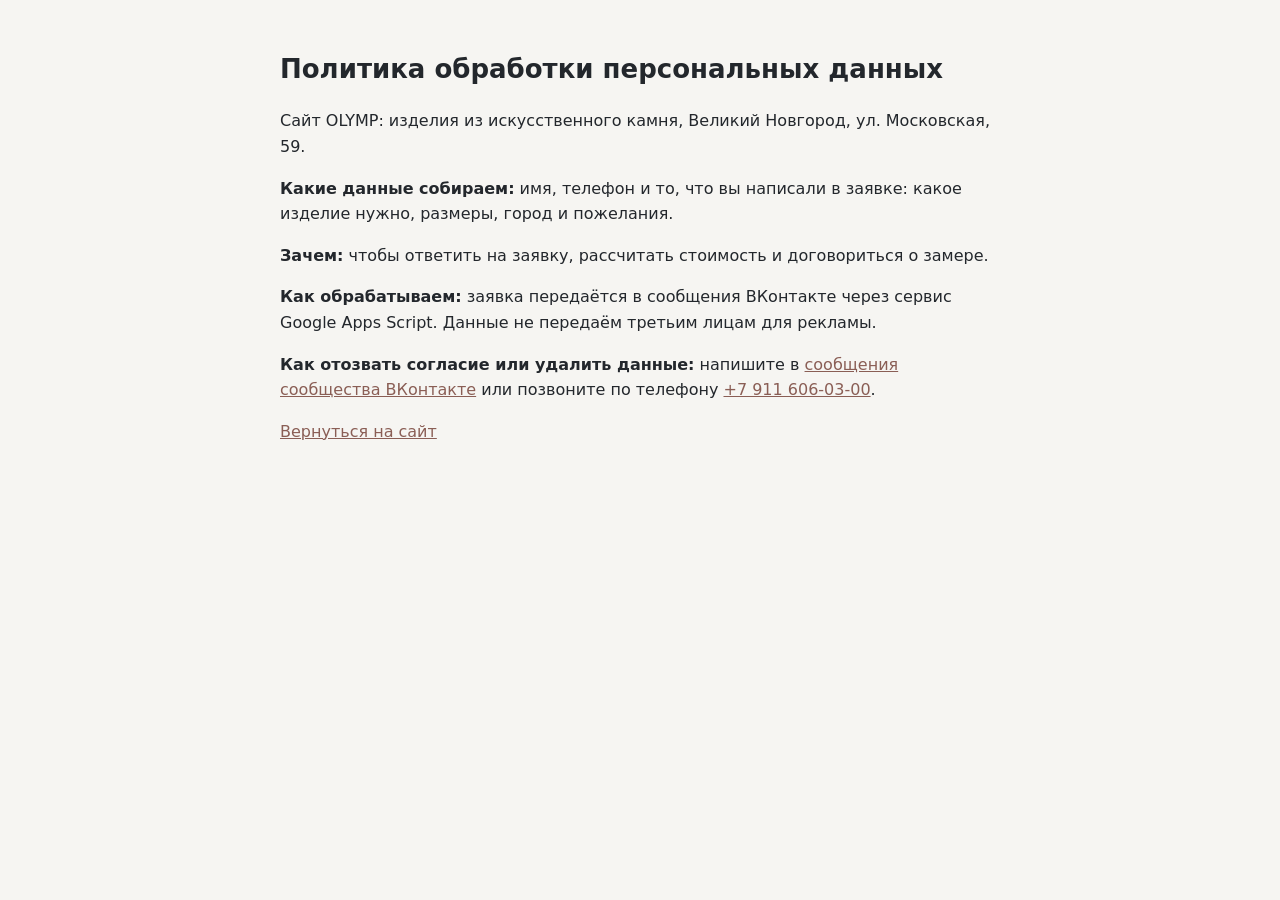
<file: privacy.html>
<!doctype html>
<html lang="ru">
<head>
<meta charset="utf-8">
<meta name="viewport" content="width=device-width,initial-scale=1">
<meta name="robots" content="noindex, nofollow">
<title>Политика обработки персональных данных, OLYMP</title>
<link rel="icon" href="img/icon.png">
<style>body{font-family:system-ui,-apple-system,"Segoe UI",Roboto,sans-serif;max-width:720px;margin:0 auto;padding:32px 16px;line-height:1.6;color:#23272C;background:#F6F5F2}h1{font-size:26px;font-weight:600}a{color:#8a5e55}</style>
</head>
<body>
<h1>Политика обработки персональных данных</h1>
<p>Сайт OLYMP: изделия из искусственного камня, Великий Новгород, ул. Московская, 59.</p>
<p><b>Какие данные собираем:</b> имя, телефон и то, что вы написали в заявке: какое изделие нужно, размеры, город и пожелания.</p>
<p><b>Зачем:</b> чтобы ответить на заявку, рассчитать стоимость и договориться о замере.</p>
<p><b>Как обрабатываем:</b> заявка передаётся в сообщения ВКонтакте через сервис Google Apps Script. Данные не передаём третьим лицам для рекламы.</p>
<p><b>Как отозвать согласие или удалить данные:</b> напишите в <a href="https://vk.me/olympstone">сообщения сообщества ВКонтакте</a> или позвоните по телефону <a href="tel:+79116060300">+7 911 606-03-00</a>.</p>
<p><a href="./">Вернуться на сайт</a></p>
</body>
</html>
</file>
<file: fonts/fonts.css>
@font-face {
  font-family: 'IBM Plex Sans';
  font-style: normal;
  font-weight: 400;
  font-stretch: 100%;
  font-display: swap;
  src: url(ibmplexsans-400-cyrillic.woff2) format('woff2');
  unicode-range: U+0301, U+0400-045F, U+0490-0491, U+04B0-04B1, U+2116;
}
@font-face {
  font-family: 'IBM Plex Sans';
  font-style: normal;
  font-weight: 400;
  font-stretch: 100%;
  font-display: swap;
  src: url(ibmplexsans-400-latin-ext.woff2) format('woff2');
  unicode-range: U+0100-02BA, U+02BD-02C5, U+02C7-02CC, U+02CE-02D7, U+02DD-02FF, U+0304, U+0308, U+0329, U+1D00-1DBF, U+1E00-1E9F, U+1EF2-1EFF, U+2020, U+20A0-20AB, U+20AD-20C4, U+2113, U+2C60-2C7F, U+A720-A7FF;
}
@font-face {
  font-family: 'IBM Plex Sans';
  font-style: normal;
  font-weight: 400;
  font-stretch: 100%;
  font-display: swap;
  src: url(ibmplexsans-400-latin.woff2) format('woff2');
  unicode-range: U+0000-00FF, U+0131, U+0152-0153, U+02BB-02BC, U+02C6, U+02DA, U+02DC, U+0304, U+0308, U+0329, U+2000-206F, U+20AC, U+2122, U+2191, U+2193, U+2212, U+2215, U+FEFF, U+FFFD;
}
@font-face {
  font-family: 'IBM Plex Sans';
  font-style: normal;
  font-weight: 500;
  font-stretch: 100%;
  font-display: swap;
  src: url(ibmplexsans-500-cyrillic.woff2) format('woff2');
  unicode-range: U+0301, U+0400-045F, U+0490-0491, U+04B0-04B1, U+2116;
}
@font-face {
  font-family: 'IBM Plex Sans';
  font-style: normal;
  font-weight: 500;
  font-stretch: 100%;
  font-display: swap;
  src: url(ibmplexsans-500-latin-ext.woff2) format('woff2');
  unicode-range: U+0100-02BA, U+02BD-02C5, U+02C7-02CC, U+02CE-02D7, U+02DD-02FF, U+0304, U+0308, U+0329, U+1D00-1DBF, U+1E00-1E9F, U+1EF2-1EFF, U+2020, U+20A0-20AB, U+20AD-20C4, U+2113, U+2C60-2C7F, U+A720-A7FF;
}
@font-face {
  font-family: 'IBM Plex Sans';
  font-style: normal;
  font-weight: 500;
  font-stretch: 100%;
  font-display: swap;
  src: url(ibmplexsans-500-latin.woff2) format('woff2');
  unicode-range: U+0000-00FF, U+0131, U+0152-0153, U+02BB-02BC, U+02C6, U+02DA, U+02DC, U+0304, U+0308, U+0329, U+2000-206F, U+20AC, U+2122, U+2191, U+2193, U+2212, U+2215, U+FEFF, U+FFFD;
}
@font-face {
  font-family: 'IBM Plex Sans';
  font-style: normal;
  font-weight: 600;
  font-stretch: 100%;
  font-display: swap;
  src: url(ibmplexsans-600-cyrillic.woff2) format('woff2');
  unicode-range: U+0301, U+0400-045F, U+0490-0491, U+04B0-04B1, U+2116;
}
@font-face {
  font-family: 'IBM Plex Sans';
  font-style: normal;
  font-weight: 600;
  font-stretch: 100%;
  font-display: swap;
  src: url(ibmplexsans-600-latin-ext.woff2) format('woff2');
  unicode-range: U+0100-02BA, U+02BD-02C5, U+02C7-02CC, U+02CE-02D7, U+02DD-02FF, U+0304, U+0308, U+0329, U+1D00-1DBF, U+1E00-1E9F, U+1EF2-1EFF, U+2020, U+20A0-20AB, U+20AD-20C4, U+2113, U+2C60-2C7F, U+A720-A7FF;
}
@font-face {
  font-family: 'IBM Plex Sans';
  font-style: normal;
  font-weight: 600;
  font-stretch: 100%;
  font-display: swap;
  src: url(ibmplexsans-600-latin.woff2) format('woff2');
  unicode-range: U+0000-00FF, U+0131, U+0152-0153, U+02BB-02BC, U+02C6, U+02DA, U+02DC, U+0304, U+0308, U+0329, U+2000-206F, U+20AC, U+2122, U+2191, U+2193, U+2212, U+2215, U+FEFF, U+FFFD;
}
@font-face {
  font-family: 'Tenor Sans';
  font-style: normal;
  font-weight: 400;
  font-display: swap;
  src: url(tenorsans-400-cyrillic.woff2) format('woff2');
  unicode-range: U+0301, U+0400-045F, U+0490-0491, U+04B0-04B1, U+2116;
}
@font-face {
  font-family: 'Tenor Sans';
  font-style: normal;
  font-weight: 400;
  font-display: swap;
  src: url(tenorsans-400-latin-ext.woff2) format('woff2');
  unicode-range: U+0100-02BA, U+02BD-02C5, U+02C7-02CC, U+02CE-02D7, U+02DD-02FF, U+0304, U+0308, U+0329, U+1D00-1DBF, U+1E00-1E9F, U+1EF2-1EFF, U+2020, U+20A0-20AB, U+20AD-20C4, U+2113, U+2C60-2C7F, U+A720-A7FF;
}
@font-face {
  font-family: 'Tenor Sans';
  font-style: normal;
  font-weight: 400;
  font-display: swap;
  src: url(tenorsans-400-latin.woff2) format('woff2');
  unicode-range: U+0000-00FF, U+0131, U+0152-0153, U+02BB-02BC, U+02C6, U+02DA, U+02DC, U+0304, U+0308, U+0329, U+2000-206F, U+20AC, U+2122, U+2191, U+2193, U+2212, U+2215, U+FEFF, U+FFFD;
}
</file>
